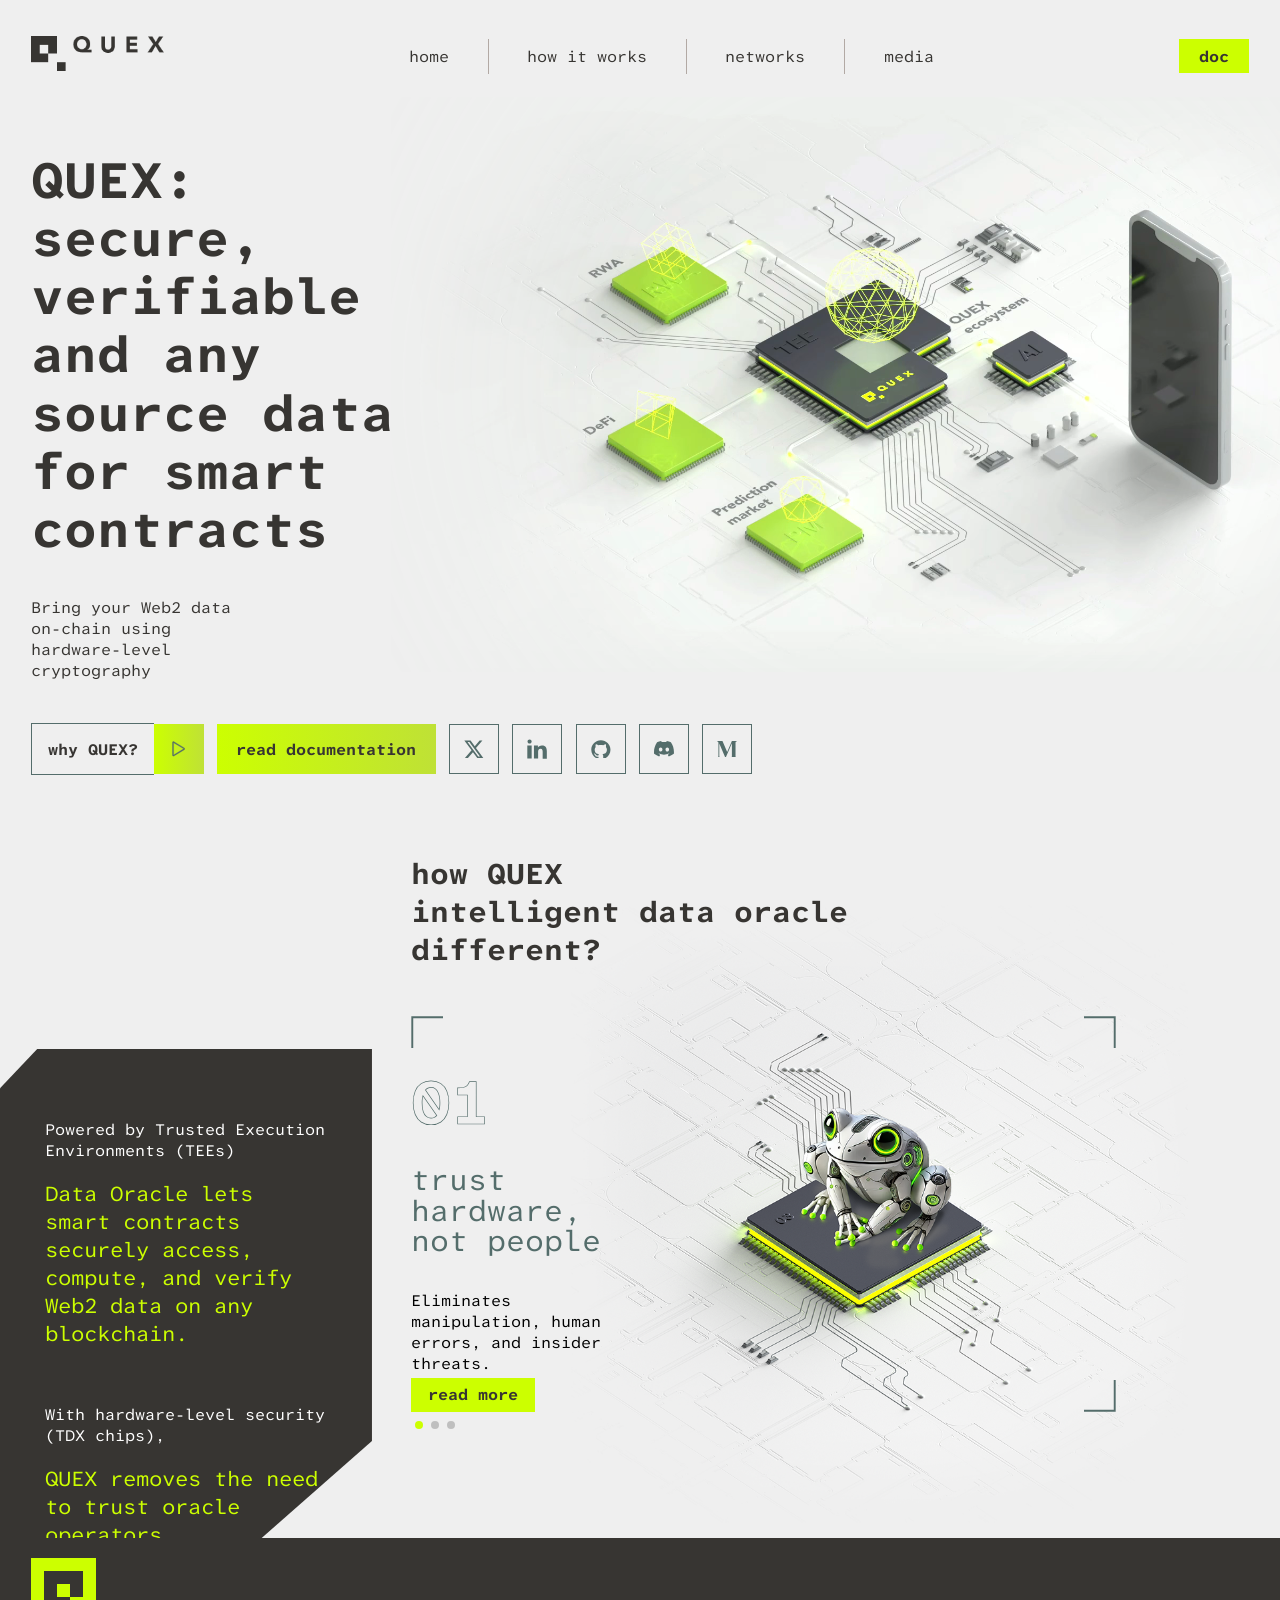
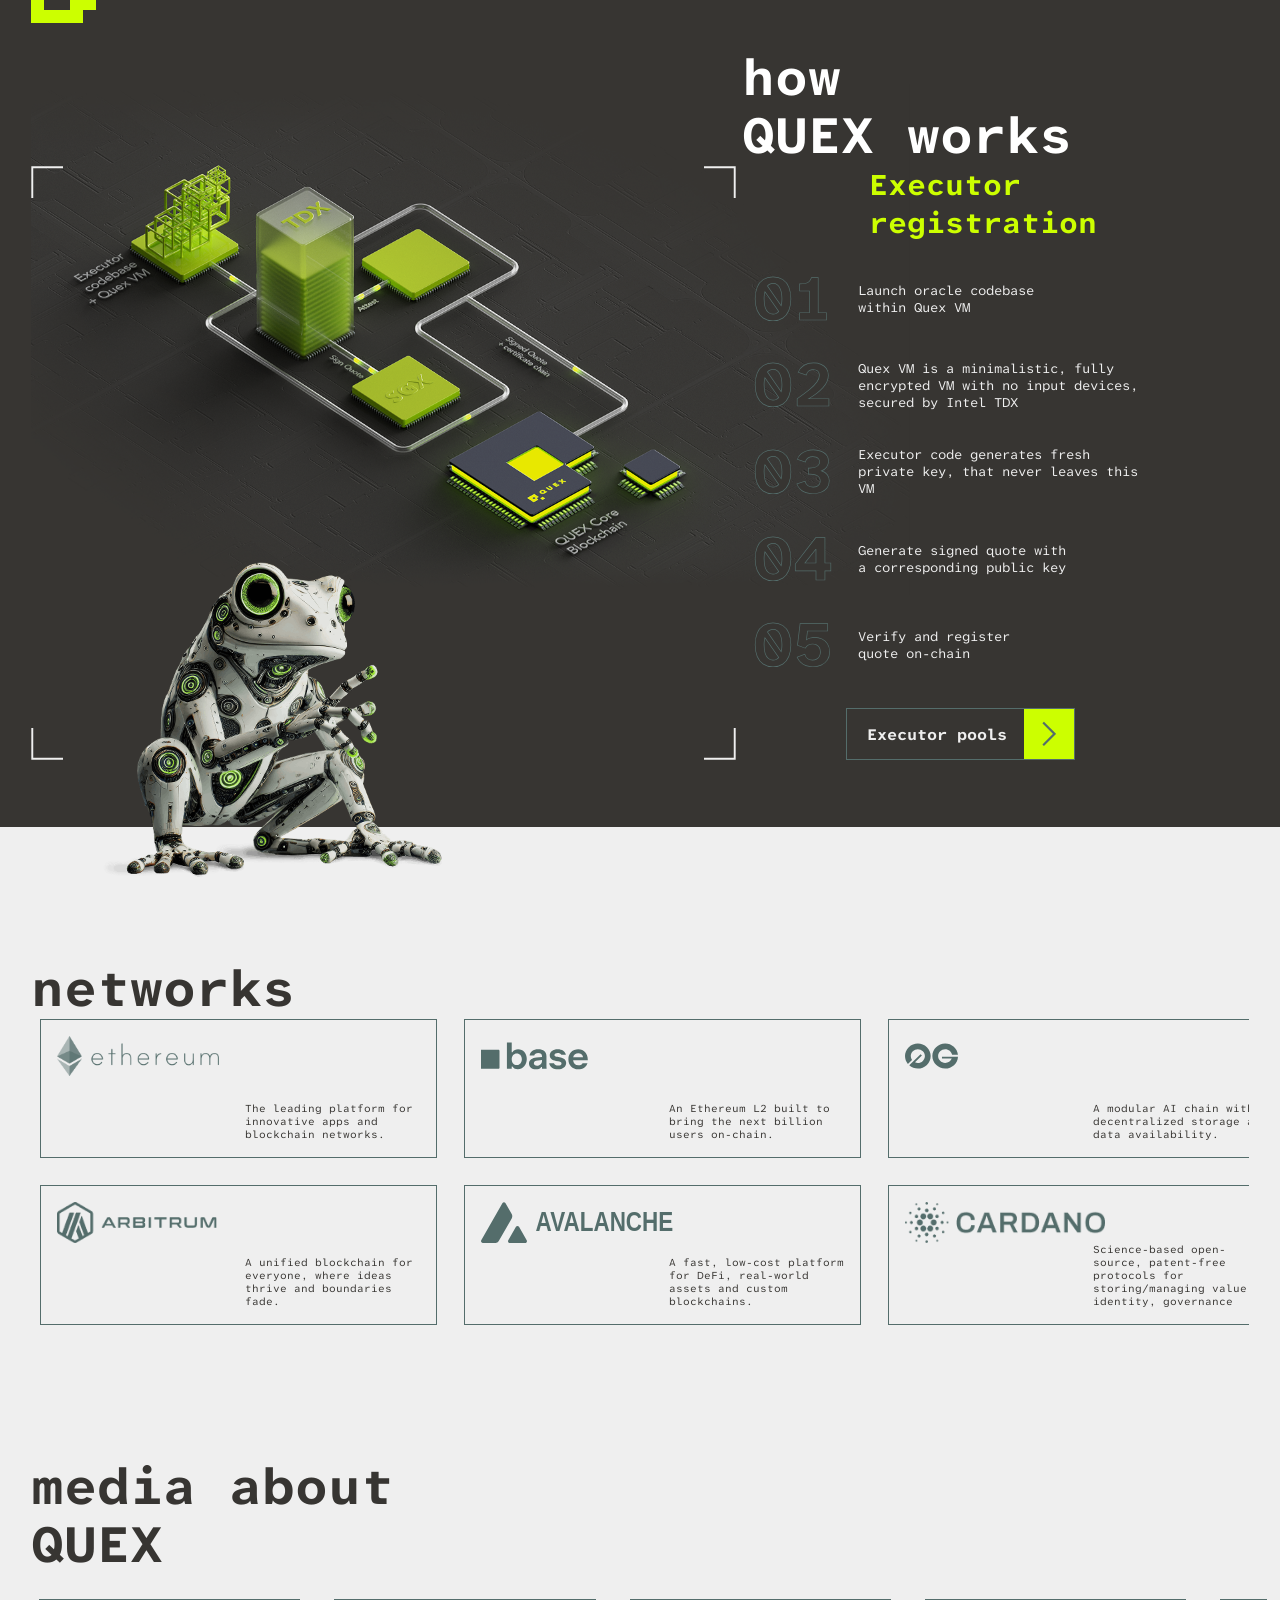
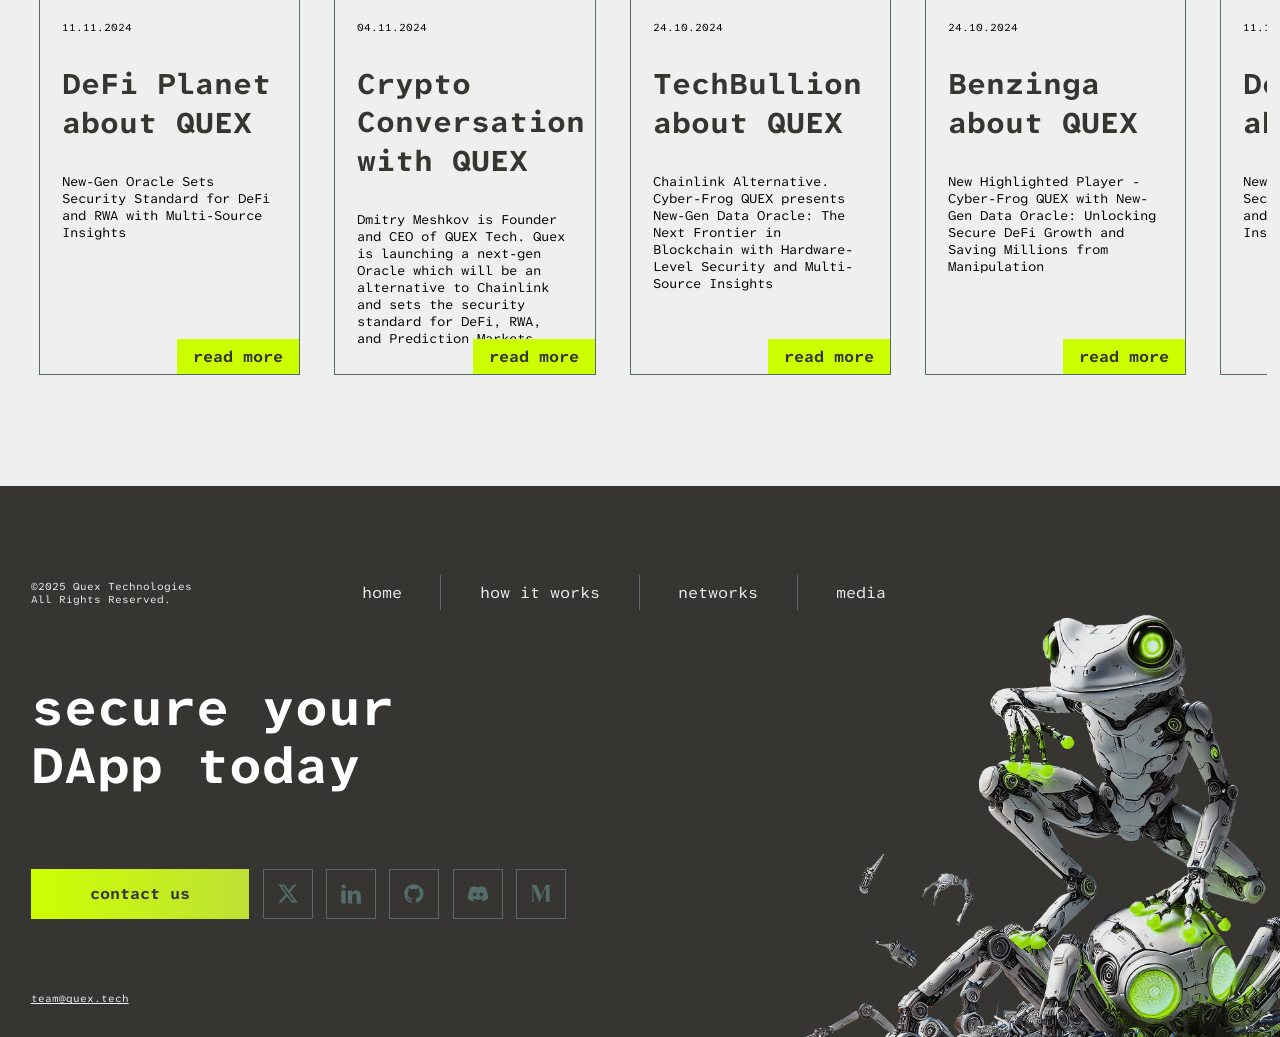
<file: index.html>
<!doctype html>
<html lang="en-US">
<head>
	<meta charset="UTF-8">
	<meta name="viewport" content="width=device-width, initial-scale=1">
	<title>Quex: verifiable data oracle for smart contracts</title>
<meta name="description" content="Bring your Web2 data on-chain with hardware-level cryptography: TEE-based oracles for DeFi, RWA and prediction markets.">
<link rel="canonical" href="https://quex.tech/">
<meta property="og:type" content="website">
<meta property="og:site_name" content="Quex">
<meta property="og:url" content="https://quex.tech/">
<meta property="og:title" content="QUEX: secure, verifiable and any source data for smart contracts">
<meta property="og:description" content="Bring your Web2 data on-chain with hardware-level cryptography: TEE-based oracles for DeFi, RWA and prediction markets.">
<meta property="og:image" content="https://quex.tech/assets/img/og.jpg">
<meta property="og:image:width" content="1200">
<meta property="og:image:height" content="630">
<meta name="twitter:card" content="summary_large_image">
<meta name="twitter:site" content="@quex_tech">
<meta name="google-site-verification" content="-bCYKvSRyJdQPMN346zjl9y3VCGZurX_02dAqcAaIfs">
<link rel="icon" href="assets/uploads/cropped-logo-32x32.png" sizes="32x32">
<link rel="icon" href="assets/uploads/cropped-logo-192x192.png" sizes="192x192">
<link rel="apple-touch-icon" href="assets/uploads/cropped-logo-180x180.png">
<link rel="stylesheet" href="assets/css/swiper-bundle.min.css">
<link rel="stylesheet" href="assets/css/fonts.css">
<link rel="stylesheet" href="assets/css/global.css">
<link rel="stylesheet" href="assets/css/main.css">
</head>

<body>
<div id="page" class="site">
	<a class="skip-link screen-reader-text" href="#primary">Skip to content</a>

	<header id="masthead header" class="site-header header">
    <div class="nav__adapt">
            <nav class="header__nav">
                <ul class="d-flex">
                    <li>
                        <a href="#">home</a>
                    </li>
                    <li>
                        <a href="#how_it_works">how it works</a>
                    </li>
                    <li>
                        <a href="#networks">networks</a>
                    </li>
                    <li>
                        <a href="#media">media</a>
                    </li>
                </ul>
            </nav>
        </div>
        <div class="container">
            <div class="header__box d-flex">
                <div class="logo">
                    <a href="#" class="logo__img default-logo"><img src="assets/img/logo_desk.png" alt="logo"></a>
                    <a href="#" class="logo__img scrolled-logo"><img src="assets/img/logo.png" alt="logo"></a>
                </div>
                <nav class="header__nav">
                    <ul class="d-flex">
                        <li>
                            <a href="#">home</a>
                        </li>
                        <li>
                            <a href="#how_it_works">how it works</a>
                        </li>
                        <li>
                            <a href="#networks">networks</a>
                        </li>
                        <li>
                            <a href="#media">media</a>
                        </li>
                    </ul>
                </nav>
                <div class="doc">
                    <a href="https://docs.quex.tech" target="_blank">doc</a>
                </div>
                <a href="#" class="burger">
                    <svg xmlns="http://www.w3.org/2000/svg" width="25" height="22" viewBox="0 0 25 22" fill="none">
                        <line y1="1" x2="25" y2="1" stroke="#373532" stroke-width="2"/>
                        <line y1="11" x2="25" y2="11" stroke="#373532" stroke-width="2"/>
                        <line y1="21" x2="25" y2="21" stroke="#373532" stroke-width="2"/>
                    </svg>
                </a>
            </div>
        </div>
    </header>
<!-- #masthead -->

    <section class="home">
        <div class="container">
            <div class="home-discr">
                <div class="home-discr__left">
                    <h1>QUEX: <span>secure, verifiable and any source data for smart contracts</span>                    </h1>
                    <p>Bring your Web2 data<br>on-chain using hardware-level<br>cryptography</p>
                </div>
                <div class="home__bg">
                    <video class="background-video" autoplay muted loop playsinline>
                        <source src="assets/video/quex_main.webm" type="video/webm">
                        Ваш браузер не поддерживает воспроизведение видео.
                    </video>
                </div>
            </div>
            <div class="home__buttons">
                <a href="#" class="home__why">
                    <p>
                        why QUEX?
                    </p>
                    <span>
                        <svg xmlns="http://www.w3.org/2000/svg" width="24" height="28" viewBox="0 0 24 28" fill="none">
                            <path
                                d="M22.3171 12.4376L22.315 12.4363L3.57423 1.14403C3.57394 1.14385 3.57366 1.14367 3.57337 1.1435C3.27164 0.958676 2.92402 0.86653 2.57151 0.879647C1.55814 0.882418 0.75 1.72803 0.75 2.75464V25.5034C0.75 26.5317 1.56037 27.3784 2.57651 27.3784C2.90522 27.3784 3.2278 27.2874 3.50993 27.1143C3.51036 27.114 3.51079 27.1137 3.51121 27.1135L22.3143 15.8215L22.3165 15.8202C22.8978 15.463 23.25 14.8198 23.25 14.1288C23.25 13.4383 22.8978 12.7951 22.3171 12.4376ZM21.1403 14.2093L2.8269 25.0646V3.1967L21.1403 14.2093ZM21.2843 14.2123C21.2843 14.2117 21.2843 14.2111 21.2843 14.2105C21.2843 14.2111 21.2843 14.2117 21.2843 14.2123Z"
                                fill="#546D6B" stroke="#546D6B" stroke-width="0.5" />
                        </svg>
                    </span>
                </a>
                <a href="https://docs.quex.tech" class="home__read" target="_blank">
                    read documentation
                </a>
                <a href="https://x.com/quex_tech" class="home__soc" target="_blank">
                    <svg xmlns="http://www.w3.org/2000/svg" width="31" height="29" viewBox="0 0 31 29" fill="none">
                        <path fill-rule="evenodd" clip-rule="evenodd"
                            d="M23.9375 0.628418H28.625L18.625 12.5365L30.5 28.6284H21.125L13.9375 18.9732L5.5 28.6284H0.8125L11.75 16.0767L0.5 0.628418H10.1875L16.75 9.63991L24.25 0.628418L23.9375 0.628418ZM22.375 25.7319H24.875L8.3125 3.20313H5.5L22.0625 25.7319H22.375Z"
                            fill="#546D6B" />
                    </svg>
                </a>
                <a href="https://www.linkedin.com/company/quextech" class="home__soc" target="_blank">
                    <svg xmlns="http://www.w3.org/2000/svg" width="32" height="32" viewBox="0 0 32 32" fill="none">
                        <path fill-rule="evenodd" clip-rule="evenodd"
                            d="M11.1373 10.3539H17.5196V13.697C18.4314 12.1774 20.5588 10.3539 23.902 10.3539C30.5882 10.3539 31.8039 14.6088 31.8039 20.0794V31.6284H25.1176V21.2951C25.1176 18.8637 25.1176 15.8245 21.7745 15.8245C18.4314 15.8245 17.8235 18.2559 17.8235 20.9912V31.3245H11.1373V10.3539ZM7.4902 3.97156C7.4902 5.79508 5.97059 7.31469 4.14706 7.31469C2.32353 7.31469 0.803922 5.79508 0.803922 3.97156C0.803922 2.14803 2.32353 0.628418 4.14706 0.628418C5.97059 0.628418 7.4902 2.14803 7.4902 3.97156ZM0.5 10.3539H7.4902V31.3245H0.5V10.3539Z"
                            fill="#546D6B" />
                    </svg>
                </a>
                <a href="https://github.com/quex-tech" class="home__soc" target="_blank">
                    <svg xmlns="http://www.w3.org/2000/svg" width="37" height="35" viewBox="0 0 37 35" fill="none">
                        <path fill-rule="evenodd" clip-rule="evenodd"
                            d="M18.1768 0.628418C8.41501 0.628418 0.5 8.54343 0.5 18.3053C0.5 26.2203 5.51284 32.8161 12.6363 34.9268C13.4278 35.1906 13.9555 34.6629 13.9555 34.1353C13.9555 33.6076 13.9555 32.2884 13.9555 30.9693C8.94267 32.0246 7.88734 28.8586 7.88734 28.8586C7.09584 26.7479 6.0405 26.2203 6.0405 26.2203C4.4575 25.1649 6.0405 25.1649 6.0405 25.1649C7.88734 25.1649 8.67884 27.0118 8.67884 27.0118C10.2618 29.6501 12.9002 28.8586 13.6917 28.5948C13.9555 27.5394 14.2193 26.7479 14.747 26.2203C10.7895 25.6926 6.83201 24.3734 6.83201 17.5138C6.83201 15.6669 7.62351 14.0839 8.67884 12.7648C8.41501 12.2371 7.88734 10.6541 8.94267 8.01576C8.94267 8.01576 10.5257 7.48809 13.6917 9.86259C15.0108 9.59876 16.5938 9.33493 18.1768 9.33493C19.7599 9.33493 21.079 9.59876 22.662 9.86259C26.0919 7.48809 27.411 8.01576 27.411 8.01576C28.4664 10.3903 27.6749 12.2371 27.6749 12.7648C28.7302 14.0839 29.5217 15.6669 29.5217 17.5138C29.5217 24.3734 25.3004 25.6926 21.3429 26.2203C21.8705 26.7479 22.662 27.8033 22.662 29.3863C22.662 31.7608 22.662 33.6076 22.662 34.1353C22.662 34.6629 22.9259 35.1906 23.9812 34.9268C31.1047 32.5523 36.1175 25.9564 36.1175 18.3053C36.1175 8.54343 28.2025 0.628418 18.4407 0.628418L18.1768 0.628418Z"
                            fill="#546D6B" />
                    </svg>
                </a>
                <a href="https://discord.gg/NsuE32xHvj" class="home__soc" target="_blank">
                    <svg xmlns="http://www.w3.org/2000/svg" width="40" height="31" viewBox="0 0 40 31" fill="none">
                        <path d="M33.8838 2.59322C31.2945 1.38176 28.526 0.501328 25.6315 0C25.276 0.642685 24.8607 1.50711 24.5744 2.19476C21.4975 1.73203 18.4489 1.73203 15.4286 2.19476C15.1423 1.50711 14.7176 0.642685 14.3589 0C11.4613 0.501328 8.68959 1.385 6.10032 2.59963C0.877738 10.4916 -0.538019 18.1876 0.169861 25.7743C3.63375 28.3611 6.99068 29.9325 10.291 30.9607C11.1058 29.8392 11.8326 28.6471 12.4586 27.3907C11.2663 26.9376 10.1242 26.3785 9.04512 25.7294C9.3314 25.5173 9.61143 25.2955 9.88197 25.0674C16.4637 28.1458 23.6148 28.1458 30.1179 25.0674C30.3916 25.2955 30.6716 25.5173 30.9547 25.7294C29.8725 26.3817 28.7273 26.9408 27.5349 27.3939C28.161 28.6471 28.8846 29.8425 29.7026 30.9639C33.0061 29.9356 36.3661 28.3643 39.83 25.7743C40.6606 16.9794 38.4111 9.3541 33.8838 2.59322ZM13.3553 21.1086C11.3795 21.1086 9.75925 19.2641 9.75925 17.018C9.75925 14.7718 11.3449 12.9242 13.3553 12.9242C15.3657 12.9242 16.9859 14.7686 16.9513 17.018C16.9545 19.2641 15.3657 21.1086 13.3553 21.1086ZM26.6446 21.1086C24.6688 21.1086 23.0485 19.2641 23.0485 17.018C23.0485 14.7718 24.6342 12.9242 26.6446 12.9242C28.6549 12.9242 30.2752 14.7686 30.2406 17.018C30.2406 19.2641 28.6549 21.1086 26.6446 21.1086Z" fill="#546D6B"/>
                    </svg>
                </a>
                <a href="https://quextech.medium.com" class="home__soc" target="_blank">
                    <svg width="37" height="31" viewBox="0 0 37 31" fill="none" xmlns="http://www.w3.org/2000/svg">
                        <path d="M36.954 0.363344L37 0.353329V0H27.5973L18.8666 20.3373L10.1359 0H0.00337259V0.353329L0.0488417 0.363344C1.76511 0.747276 2.63643 1.31984 2.63643 3.38472V27.5585C2.63643 29.6234 1.76175 30.196 0.0454763 30.5799L0 30.5899V30.9444H6.87461V30.591L6.82914 30.581C5.11287 30.1971 4.24155 29.6245 4.24155 27.5596V4.78691L15.4571 30.9444H16.0932L27.6355 4.05744V28.1567C27.4884 29.7876 26.6249 30.2911 25.0709 30.6389L25.0249 30.6495V31H37V30.6495L36.954 30.6389C35.3983 30.2911 34.514 29.7876 34.3669 28.1567L34.3591 3.38472H34.3669C34.3669 1.31984 35.2383 0.747276 36.954 0.363344Z" fill="#546D6B"/>
                    </svg>
                </a>
            </div>
        </div>
    </section>
    <a name="how_it_works"></a>
    <section class="how-works_1">
        <div class="container">
            <h2>
                 how <span>QUEX</span><br>intelligent data oracle <br>different?            </h2>
        </div>
        <div class="data__panel">
            <p>
                Powered by Trusted Execution Environments (TEEs)            </p>
            <span>
                Data Oracle lets smart contracts securely access, compute, and verify Web2 data on any blockchain.            </span>
            <p>
                With hardware-level security<br>(TDX chips),            </p>
            <span>
                QUEX removes the need<br>to trust oracle operators<br>or intermediaries.            </span>
        </div>
        <div class="container">
            <div class="data__wrapper">
                <div class="data__swiper">
                    <div class="swiper-wrapper">
                                            <div class="swiper-slide">
                            <div class="data__bord data__bord_left">
                                <svg xmlns="http://www.w3.org/2000/svg" width="50" height="50" viewBox="0 0 50 50"
                                    fill="none">
                                    <path d="M50 2H2V50" stroke="#546D6B" stroke-width="3" />
                                </svg>
                            </div>
                            <div class="data__bord data__bord_right">
                                <svg xmlns="http://www.w3.org/2000/svg" width="50" height="50" viewBox="0 0 50 50"
                                    fill="none">
                                    <path d="M48 50L48 2L-7.15256e-07 2" stroke="#546D6B" stroke-width="3" />
                                </svg>
                            </div>
                            <div class="data__bord data__bord_bot">
                                <svg xmlns="http://www.w3.org/2000/svg" width="50" height="50" viewBox="0 0 50 50"
                                    fill="none">
                                    <path d="M-7.15256e-07 48L48 48L48 -7.15256e-07" stroke="#546D6B"
                                        stroke-width="3" />
                                </svg>
                            </div>
                            <div class="data__text">
                                <span>
                                    01                                </span>
                                <h2>trust hardware, not people</h2>
                                <p>
                                    Eliminates manipulation, human errors, and insider threats.                                </p>
                                <a href="https://docs.quex.tech/developers/getting_started" target="_blank">
                                    read more
                                </a>
                            </div>
                            <div class="data__image">
                                <img src="assets/uploads/data.png" alt="">
                            </div>
                        </div>
                                                     <div class="swiper-slide">
                            <div class="data__bord data__bord_left">
                                <svg xmlns="http://www.w3.org/2000/svg" width="50" height="50" viewBox="0 0 50 50"
                                    fill="none">
                                    <path d="M50 2H2V50" stroke="#546D6B" stroke-width="3" />
                                </svg>
                            </div>
                            <div class="data__bord data__bord_right">
                                <svg xmlns="http://www.w3.org/2000/svg" width="50" height="50" viewBox="0 0 50 50"
                                    fill="none">
                                    <path d="M48 50L48 2L-7.15256e-07 2" stroke="#546D6B" stroke-width="3" />
                                </svg>
                            </div>
                            <div class="data__bord data__bord_bot">
                                <svg xmlns="http://www.w3.org/2000/svg" width="50" height="50" viewBox="0 0 50 50"
                                    fill="none">
                                    <path d="M-7.15256e-07 48L48 48L48 -7.15256e-07" stroke="#546D6B"
                                        stroke-width="3" />
                                </svg>
                            </div>
                            <div class="data__text">
                                <span>
                                    02                                </span>
                                <h2>hardware-<br>protected data</h2>
                                <p>
                                    TEE ensures tamper-proof, verifiable integrity.                                </p>
                                <a href="https://docs.quex.tech/developers/getting_started" target="_blank">
                                    read more
                                </a>
                            </div>
                            <div class="data__image">
                                <img src="assets/uploads/data2.png" alt="">
                            </div>
                        </div>
                                                     <div class="swiper-slide">
                            <div class="data__bord data__bord_left">
                                <svg xmlns="http://www.w3.org/2000/svg" width="50" height="50" viewBox="0 0 50 50"
                                    fill="none">
                                    <path d="M50 2H2V50" stroke="#546D6B" stroke-width="3" />
                                </svg>
                            </div>
                            <div class="data__bord data__bord_right">
                                <svg xmlns="http://www.w3.org/2000/svg" width="50" height="50" viewBox="0 0 50 50"
                                    fill="none">
                                    <path d="M48 50L48 2L-7.15256e-07 2" stroke="#546D6B" stroke-width="3" />
                                </svg>
                            </div>
                            <div class="data__bord data__bord_bot">
                                <svg xmlns="http://www.w3.org/2000/svg" width="50" height="50" viewBox="0 0 50 50"
                                    fill="none">
                                    <path d="M-7.15256e-07 48L48 48L48 -7.15256e-07" stroke="#546D6B"
                                        stroke-width="3" />
                                </svg>
                            </div>
                            <div class="data__text">
                                <span>
                                    03                                </span>
                                <h2>custom<br>data feeds</h2>
                                <p>
                                    ANY source you need                                </p>
                                <a href="https://docs.quex.tech/developers/getting_started" target="_blank">
                                    read more
                                </a>
                            </div>
                            <div class="data__image">
                                <img src="assets/uploads/data3.png" alt="">
                            </div>
                        </div>
                                                 </div>
                    
                </div>
                <div class="swiper-pagination"></div>
                                <div class="data__item">
                    <div class="data__bord data__bord_left">
                        <svg xmlns="http://www.w3.org/2000/svg" width="50" height="50" viewBox="0 0 50 50" fill="none">
                            <path d="M50 2H2V50" stroke="#546D6B" stroke-width="3" />
                        </svg>
                    </div>
                    <div class="data__bord data__bord_right">
                        <svg xmlns="http://www.w3.org/2000/svg" width="50" height="50" viewBox="0 0 50 50" fill="none">
                            <path d="M48 50L48 2L-7.15256e-07 2" stroke="#546D6B" stroke-width="3" />
                        </svg>
                    </div>
                    <div class="data__bord data__bord_bot">
                        <svg xmlns="http://www.w3.org/2000/svg" width="50" height="50" viewBox="0 0 50 50" fill="none">
                            <path d="M-7.15256e-07 48L48 48L48 -7.15256e-07" stroke="#546D6B" stroke-width="3" />
                        </svg>
                    </div>
                    <div class="data__text">
                                <span>
                                    01                                </span>
                                <h2>trust hardware, not people</h2>
                                <p>
                                    Eliminates manipulation, human errors, and insider threats.                                </p>
                                <a href="https://docs.quex.tech/developers/getting_started" target="_blank">
                                    read more
                                </a>
                            </div>
                            <div class="data__image">
                                <img src="assets/uploads/data.png" alt="">
                            </div>
                </div>
                                <div class="data__item">
                    <div class="data__bord data__bord_left">
                        <svg xmlns="http://www.w3.org/2000/svg" width="50" height="50" viewBox="0 0 50 50" fill="none">
                            <path d="M50 2H2V50" stroke="#546D6B" stroke-width="3" />
                        </svg>
                    </div>
                    <div class="data__bord data__bord_right">
                        <svg xmlns="http://www.w3.org/2000/svg" width="50" height="50" viewBox="0 0 50 50" fill="none">
                            <path d="M48 50L48 2L-7.15256e-07 2" stroke="#546D6B" stroke-width="3" />
                        </svg>
                    </div>
                    <div class="data__bord data__bord_bot">
                        <svg xmlns="http://www.w3.org/2000/svg" width="50" height="50" viewBox="0 0 50 50" fill="none">
                            <path d="M-7.15256e-07 48L48 48L48 -7.15256e-07" stroke="#546D6B" stroke-width="3" />
                        </svg>
                    </div>
                    <div class="data__text">
                                <span>
                                    02                                </span>
                                <h2>hardware-<br>protected data</h2>
                                <p>
                                    TEE ensures tamper-proof, verifiable integrity.                                </p>
                                <a href="https://docs.quex.tech/developers/getting_started" target="_blank">
                                    read more
                                </a>
                            </div>
                            <div class="data__image">
                                <img src="assets/uploads/data2.png" alt="">
                            </div>
                </div>
                                <div class="data__item">
                    <div class="data__bord data__bord_left">
                        <svg xmlns="http://www.w3.org/2000/svg" width="50" height="50" viewBox="0 0 50 50" fill="none">
                            <path d="M50 2H2V50" stroke="#546D6B" stroke-width="3" />
                        </svg>
                    </div>
                    <div class="data__bord data__bord_right">
                        <svg xmlns="http://www.w3.org/2000/svg" width="50" height="50" viewBox="0 0 50 50" fill="none">
                            <path d="M48 50L48 2L-7.15256e-07 2" stroke="#546D6B" stroke-width="3" />
                        </svg>
                    </div>
                    <div class="data__bord data__bord_bot">
                        <svg xmlns="http://www.w3.org/2000/svg" width="50" height="50" viewBox="0 0 50 50" fill="none">
                            <path d="M-7.15256e-07 48L48 48L48 -7.15256e-07" stroke="#546D6B" stroke-width="3" />
                        </svg>
                    </div>
                    <div class="data__text">
                                <span>
                                    03                                </span>
                                <h2>custom<br>data feeds</h2>
                                <p>
                                    ANY source you need                                </p>
                                <a href="https://docs.quex.tech/developers/getting_started" target="_blank">
                                    read more
                                </a>
                            </div>
                            <div class="data__image">
                                <img src="assets/uploads/data3.png" alt="">
                            </div>
                </div>
                    
            </div>
        </div>
    </section>
    <section class="how-works_2">
        <div class="how-works_2__wrapper">
        <div class="container">
            <img class="logo__img scrolled-logo"><img src="assets/img/logo.png" alt="logo" class="how__box">
            <h1>how <br>QUEX works</h1>
            <div class="registration__wrapper">
                <div class="registration__image">
                    <img src="assets/uploads/reg.png" alt="" class="active">
                    <img src="assets/uploads/reg2.png" alt="">
                    <div class="registration__lt">
                        <svg xmlns="http://www.w3.org/2000/svg" width="50" height="50" viewBox="0 0 50 50" fill="none">
                            <path d="M50 2H2V50" stroke="#EFEFEF" stroke-width="3" />
                        </svg>
                    </div>
                    <div class="registration__rt">
                        <svg xmlns="http://www.w3.org/2000/svg" width="50" height="50" viewBox="0 0 50 50" fill="none">
                            <path d="M48 50L48 2L-7.15256e-07 2" stroke="#EFEFEF" stroke-width="3" />
                        </svg>
                    </div>
                    <div class="registration__lb">
                        <svg xmlns="http://www.w3.org/2000/svg" width="50" height="50" viewBox="0 0 50 50" fill="none">
                            <path d="M2 -7.15256e-07L2 48L50 48" stroke="#EFEFEF" stroke-width="3" />
                        </svg>
                    </div>
                    <div class="registration__rb">
                        <svg xmlns="http://www.w3.org/2000/svg" width="50" height="50" viewBox="0 0 50 50" fill="none">
                            <path d="M-7.15256e-07 48L48 48L48 -7.15256e-07" stroke="#EFEFEF" stroke-width="3" />
                        </svg>
                    </div>
                </div>
                <div class="registration__text">
                    <div class="registration__slider__wrapper">
                        <div class="registration__slider registration__slider1 registration__slider1_active">
                            <h2>Executor registration</h2>
                            <ul>
                                                            <li>
                                    <h1>
                                        01                                    </h1>
                                    <p>
                                        Launch oracle codebase <br>within Quex VM                                    </p>
                                </li>
                                                                <li>
                                    <h1>
                                        02                                    </h1>
                                    <p>
                                        Quex VM is a minimalistic, fully 
                                    encrypted VM with no input devices, 
                                    secured by Intel TDX                                    </p>
                                </li>
                                                                <li>
                                    <h1>
                                        03                                    </h1>
                                    <p>
                                        Executor code generates fresh<br>private 
                                    key, that never leaves this VM                                    </p>
                                </li>
                                                                <li>
                                    <h1>
                                        04                                    </h1>
                                    <p>
                                        Generate signed quote with<br>
                                    a corresponding public key                                    </p>
                                </li>
                                                                <li>
                                    <h1>
                                        05                                    </h1>
                                    <p>
                                        Verify and register<br>
                                    quote on-chain                                    </p>
                                </li>
                                    
                            </ul>
                        </div>
                        <div class="registration__slider registration__slider2">
                            <h2>Executor pools</h2>
                            <ul>
                                                            <li>
                                    <h1>
                                        01                                    </h1>
                                    <p>
                                        Executors with the same codebase <br>
combine within pools                                    </p>
                                </li>
                                                                <li>
                                    <h1>
                                        02                                    </h1>
                                    <p>
                                        Dapps register their data flows<br>
and callbacks                                    </p>
                                </li>
                                                                <li>
                                    <h1>
                                        03                                    </h1>
                                    <p>
                                        Dapps makes requests <br>
to executor pools                                    </p>
                                </li>
                                                                <li>
                                    <h1>
                                        04                                    </h1>
                                    <p>
                                        Certified responses are transported <br>
on-chain and initiate the data flow                                    </p>
                                </li>
                                                                <li>
                                    <h1>
                                        05                                    </h1>
                                    <p>
                                        Reward is paid for the executor                                    </p>
                                </li>
                                    
                            </ul>
                        </div>
                    </div>
                    <a href="#" class="active">
                        <p>
                            Executor pools                        </p>
                        <span>
                            <svg xmlns="http://www.w3.org/2000/svg" width="20" height="35" viewBox="0 0 20 35"
                                fill="none">
                                <path d="M1.58844 33.1767L17.1768 17.5884L1.58844 2.00006" stroke="#546D6B"
                                    stroke-width="3" />
                            </svg>
                        </span>
                    </a>
                    <a href="#" class="reg">
                        <span>
                            <svg xmlns="http://www.w3.org/2000/svg" width="20" height="35" viewBox="0 0 20 35"
                                fill="none">
                                <path d="M1.58844 33.1767L17.1768 17.5884L1.58844 2.00006" stroke="#546D6B"
                                    stroke-width="3" />
                            </svg>
                        </span>
                        <p>
                            Executor registration                        </p>
                    </a>
                </div>
            </div>
        </div>
        </div>
        <img src="assets/img/frog.png" alt="" class="how__frog">
    </section>
    <a name="networks"></a>
    <section class="networks">
  <div class="container">
    <div class="networks__wrapper">
      <h1>networks</h1>
      <div class="networks-slider">
        <div class="networks-list">
                          <div class="networks-box">
                <div class="networks-box__top">
                  <img src="assets/uploads/ethereum-eth-logo-full-horizontal.png" alt="" />
                </div>
                <div class="networks-box__bottom d-flex">
                  <div class="networks__left">
                    <span></span>
                  </div>
                  <div class="networks__right">
                    The leading platform for innovative apps and blockchain networks.                  </div>
                </div>
              </div>
                                    <div class="networks-box">
                <div class="networks-box__top">
                  <img src="assets/uploads/Arbitrum2.png" alt="" />
                </div>
                <div class="networks-box__bottom d-flex">
                  <div class="networks__left">
                    <span></span>
                  </div>
                  <div class="networks__right">
                    A unified blockchain for everyone, where ideas thrive and boundaries fade.                  </div>
                </div>
              </div>
              <div class="networks-box">
                <div class="networks-box__top">
                  <img src="assets/uploads/base.svg" alt="" />
                </div>
                <div class="networks-box__bottom d-flex">
                  <div class="networks__left">
                    <span></span>
                  </div>
                  <div class="networks__right">
                    An Ethereum L2 built to bring the next billion users on-chain.
                  </div>
                </div>
              </div>
              <div class="networks-box">
                <div class="networks-box__top">
                  <img src="assets/uploads/avalanche.svg" alt="" />
                </div>
                <div class="networks-box__bottom d-flex">
                  <div class="networks__left">
                    <span></span>
                  </div>
                  <div class="networks__right">
                    A fast, low-cost platform for DeFi, real-world assets and custom blockchains.
                  </div>
                </div>
              </div>
              <div class="networks-box">
                <div class="networks-box__top">
                  <img src="assets/uploads/0g.svg" alt="" />
                </div>
                <div class="networks-box__bottom d-flex">
                  <div class="networks__left">
                    <span></span>
                  </div>
                  <div class="networks__right">
                    A modular AI chain with decentralized storage and data availability.
                  </div>
                </div>
              </div>
                          <div class="networks-box">
                <div class="networks-box__top">
                  <img src="assets/uploads/cardano-ada-logo1-1.png" alt="" />
                </div>
                <div class="networks-box__bottom d-flex">
                  <div class="networks__left">
                    <span></span>
                  </div>
                  <div class="networks__right">
                    Science-based open-source, patent-free protocols for storing/managing value, identity, governance                  </div>
                </div>
              </div>
                              </div>
      </div>
    </div>
  </div>
</section>
<a name="media"></a>
    <section class="media">
        <div class="container">
            <h1>media about <br>QUEX</h1>
        </div>
        <div class="media__swiper grab__swiper">
                                                <div class="swiper-slide">
                        <span>11.11.2024</span>
                        <h2>
                            DeFi Planet  about <span>QUEX</span>                        </h2>
                        <p>
                            New-Gen Oracle Sets Security 
Standard for DeFi and RWA with 
Multi-Source Insights                        </p>
                        <a href="https://defi-planet.com/2024/11/new-gen-oracle-sets-security-standard-for-defi-and-rwa-with-multi-source-insights/" target="_blank">
                            read more
                        </a>
                    </div>
                                    <div class="swiper-slide">
                        <span>04.11.2024</span>
                        <h2>
                            Crypto  Conversation  with <span>QUEX</span>                        </h2>
                        <p>
                            Dmitry Meshkov is Founder and CEO of QUEX Tech. Quex is launching a next-gen Oracle which will be an alternative to Chainlink and sets the security standard for DeFi, RWA, and Prediction Markets                        </p>
                        <a href="https://bravenewcoin.com/insights/quex-intelligent-data-oracles" target="_blank">
                            read more
                        </a>
                    </div>
                                    <div class="swiper-slide">
                        <span>24.10.2024</span>
                        <h2>
                            TechBullion  about <span>QUEX</span>                        </h2>
                        <p>
                            Chainlink Alternative. Cyber-Frog QUEX presents New-Gen Data Oracle: The Next Frontier in Blockchain with Hardware-Level Security and Multi-Source Insights                        </p>
                        <a href="https://techbullion.com/chainlink-alternative-cyber-frog-quex-presents-new-gen-data-oracle-the-next-frontier-in-blockchain-with-hardware-level-security-and-multi-source-insights/" target="_blank">
                            read more
                        </a>
                    </div>
                                    <div class="swiper-slide">
                        <span>24.10.2024</span>
                        <h2>
                            Benzinga  about <span>QUEX</span>                        </h2>
                        <p>
                            New Highlighted Player - Cyber-Frog QUEX with New-Gen Data Oracle: Unlocking Secure DeFi Growth and Saving Millions from Manipulation                        </p>
                        <a href="https://www.benzinga.com/content/41509303/new-highlighted-player-cyber-frog-quex-with-new-gen-data-oracle-unlocking-secure-defi-growth-and-sav" target="_blank">
                            read more
                        </a>
                    </div>
                                    <div class="swiper-slide">
                        <span>11.11.2024</span>
                        <h2>
                            DeFi Planet  about <span>QUEX</span>                        </h2>
                        <p>
                            New-Gen Oracle Sets Security 
Standard for DeFi and RWA with 
Multi-Source Insights                        </p>
                        <a href="https://defi-planet.com/2024/11/new-gen-oracle-sets-security-standard-for-defi-and-rwa-with-multi-source-insights/" target="_blank">
                            read more
                        </a>
                    </div>
                                    <div class="swiper-slide">
                        <span>04.11.2024</span>
                        <h2>
                            Crypto  Conversation  with <span>QUEX</span>                        </h2>
                        <p>
                            Dmitry Meshkov is Founder and CEO of QUEX Tech. Quex is launching a next-gen Oracle which will be an alternative to Chainlink and sets the security standard for DeFi, RWA, and Prediction Markets                        </p>
                        <a href="https://bravenewcoin.com/insights/quex-intelligent-data-oracles" target="_blank">
                            read more
                        </a>
                    </div>
                                    <div class="swiper-slide">
                        <span>24.10.2024</span>
                        <h2>
                            TechBullion  about <span>QUEX</span>                        </h2>
                        <p>
                            Chainlink Alternative. Cyber-Frog QUEX presents New-Gen Data Oracle: The Next Frontier in Blockchain with Hardware-Level Security and Multi-Source Insights                        </p>
                        <a href="https://techbullion.com/chainlink-alternative-cyber-frog-quex-presents-new-gen-data-oracle-the-next-frontier-in-blockchain-with-hardware-level-security-and-multi-source-insights/" target="_blank">
                            read more
                        </a>
                    </div>
                                    <div class="swiper-slide">
                        <span>24.10.2024</span>
                        <h2>
                            Benzinga  about <span>QUEX</span>                        </h2>
                        <p>
                            New Highlighted Player - Cyber-Frog QUEX with New-Gen Data Oracle: Unlocking Secure DeFi Growth and Saving Millions from Manipulation                        </p>
                        <a href="https://www.benzinga.com/content/41509303/new-highlighted-player-cyber-frog-quex-with-new-gen-data-oracle-unlocking-secure-defi-growth-and-sav" target="_blank">
                            read more
                        </a>
                    </div>
                                        </div>
    </section>
    
<footer id="colophon" class="site-footer footer">
        <div class="container">
            <div class="header__box d-flex">
                <p>©2025 Quex Technologies<br>All Rights Reserved.</p>
                <nav class="header__nav">
                    <ul class="d-flex">
                        <li>
                            <a href="#">home</a>
                        </li>
                        <li>
                            <a href="#how_it_works">how it works</a>
                        </li>
                        <li>
                            <a href="#networks">networks</a>
                        </li>
                        <li>
                            <a href="#media">media</a>
                        </li>
                    </ul>
                </nav>
            </div>
            <h1>
            secure your<br>DApp today            </h1>
            <div class="home__buttons">
                <a href="https://linktr.ee/quex_tech_main" class="home__read">
                    contact us
                </a>
                <a href="https://x.com/quex_tech" class="home__soc" target="_blank">
                    <svg xmlns="http://www.w3.org/2000/svg" width="31" height="29" viewBox="0 0 31 29" fill="none">
                        <path fill-rule="evenodd" clip-rule="evenodd"
                            d="M23.9375 0.628418H28.625L18.625 12.5365L30.5 28.6284H21.125L13.9375 18.9732L5.5 28.6284H0.8125L11.75 16.0767L0.5 0.628418H10.1875L16.75 9.63991L24.25 0.628418L23.9375 0.628418ZM22.375 25.7319H24.875L8.3125 3.20313H5.5L22.0625 25.7319H22.375Z"
                            fill="#546D6B" />
                    </svg>
                </a>
                <a href="https://www.linkedin.com/company/quextech" class="home__soc" target="_blank">
                    <svg xmlns="http://www.w3.org/2000/svg" width="32" height="32" viewBox="0 0 32 32" fill="none">
                        <path fill-rule="evenodd" clip-rule="evenodd"
                            d="M11.1373 10.3539H17.5196V13.697C18.4314 12.1774 20.5588 10.3539 23.902 10.3539C30.5882 10.3539 31.8039 14.6088 31.8039 20.0794V31.6284H25.1176V21.2951C25.1176 18.8637 25.1176 15.8245 21.7745 15.8245C18.4314 15.8245 17.8235 18.2559 17.8235 20.9912V31.3245H11.1373V10.3539ZM7.4902 3.97156C7.4902 5.79508 5.97059 7.31469 4.14706 7.31469C2.32353 7.31469 0.803922 5.79508 0.803922 3.97156C0.803922 2.14803 2.32353 0.628418 4.14706 0.628418C5.97059 0.628418 7.4902 2.14803 7.4902 3.97156ZM0.5 10.3539H7.4902V31.3245H0.5V10.3539Z"
                            fill="#546D6B" />
                    </svg>
                </a>
                <a href="https://github.com/quex-tech" class="home__soc" target="_blank">
                    <svg xmlns="http://www.w3.org/2000/svg" width="37" height="35" viewBox="0 0 37 35" fill="none">
                        <path fill-rule="evenodd" clip-rule="evenodd"
                            d="M18.1768 0.628418C8.41501 0.628418 0.5 8.54343 0.5 18.3053C0.5 26.2203 5.51284 32.8161 12.6363 34.9268C13.4278 35.1906 13.9555 34.6629 13.9555 34.1353C13.9555 33.6076 13.9555 32.2884 13.9555 30.9693C8.94267 32.0246 7.88734 28.8586 7.88734 28.8586C7.09584 26.7479 6.0405 26.2203 6.0405 26.2203C4.4575 25.1649 6.0405 25.1649 6.0405 25.1649C7.88734 25.1649 8.67884 27.0118 8.67884 27.0118C10.2618 29.6501 12.9002 28.8586 13.6917 28.5948C13.9555 27.5394 14.2193 26.7479 14.747 26.2203C10.7895 25.6926 6.83201 24.3734 6.83201 17.5138C6.83201 15.6669 7.62351 14.0839 8.67884 12.7648C8.41501 12.2371 7.88734 10.6541 8.94267 8.01576C8.94267 8.01576 10.5257 7.48809 13.6917 9.86259C15.0108 9.59876 16.5938 9.33493 18.1768 9.33493C19.7599 9.33493 21.079 9.59876 22.662 9.86259C26.0919 7.48809 27.411 8.01576 27.411 8.01576C28.4664 10.3903 27.6749 12.2371 27.6749 12.7648C28.7302 14.0839 29.5217 15.6669 29.5217 17.5138C29.5217 24.3734 25.3004 25.6926 21.3429 26.2203C21.8705 26.7479 22.662 27.8033 22.662 29.3863C22.662 31.7608 22.662 33.6076 22.662 34.1353C22.662 34.6629 22.9259 35.1906 23.9812 34.9268C31.1047 32.5523 36.1175 25.9564 36.1175 18.3053C36.1175 8.54343 28.2025 0.628418 18.4407 0.628418L18.1768 0.628418Z"
                            fill="#546D6B" />
                    </svg>
                </a>
                <a href="https://discord.gg/NsuE32xHvj" class="home__soc" target="_blank">
                    <svg xmlns="http://www.w3.org/2000/svg" width="40" height="31" viewBox="0 0 40 31" fill="none">
                        <path d="M33.8838 2.59322C31.2945 1.38176 28.526 0.501328 25.6315 0C25.276 0.642685 24.8607 1.50711 24.5744 2.19476C21.4975 1.73203 18.4489 1.73203 15.4286 2.19476C15.1423 1.50711 14.7176 0.642685 14.3589 0C11.4613 0.501328 8.68959 1.385 6.10032 2.59963C0.877738 10.4916 -0.538019 18.1876 0.169861 25.7743C3.63375 28.3611 6.99068 29.9325 10.291 30.9607C11.1058 29.8392 11.8326 28.6471 12.4586 27.3907C11.2663 26.9376 10.1242 26.3785 9.04512 25.7294C9.3314 25.5173 9.61143 25.2955 9.88197 25.0674C16.4637 28.1458 23.6148 28.1458 30.1179 25.0674C30.3916 25.2955 30.6716 25.5173 30.9547 25.7294C29.8725 26.3817 28.7273 26.9408 27.5349 27.3939C28.161 28.6471 28.8846 29.8425 29.7026 30.9639C33.0061 29.9356 36.3661 28.3643 39.83 25.7743C40.6606 16.9794 38.4111 9.3541 33.8838 2.59322ZM13.3553 21.1086C11.3795 21.1086 9.75925 19.2641 9.75925 17.018C9.75925 14.7718 11.3449 12.9242 13.3553 12.9242C15.3657 12.9242 16.9859 14.7686 16.9513 17.018C16.9545 19.2641 15.3657 21.1086 13.3553 21.1086ZM26.6446 21.1086C24.6688 21.1086 23.0485 19.2641 23.0485 17.018C23.0485 14.7718 24.6342 12.9242 26.6446 12.9242C28.6549 12.9242 30.2752 14.7686 30.2406 17.018C30.2406 19.2641 28.6549 21.1086 26.6446 21.1086Z" fill="#546D6B"/>
                    </svg>
                </a>
                <a href="https://quextech.medium.com" class="home__soc" target="_blank">
                    <svg width="37" height="31" viewBox="0 0 37 31" fill="none" xmlns="http://www.w3.org/2000/svg">
                        <path d="M36.954 0.363344L37 0.353329V0H27.5973L18.8666 20.3373L10.1359 0H0.00337259V0.353329L0.0488417 0.363344C1.76511 0.747276 2.63643 1.31984 2.63643 3.38472V27.5585C2.63643 29.6234 1.76175 30.196 0.0454763 30.5799L0 30.5899V30.9444H6.87461V30.591L6.82914 30.581C5.11287 30.1971 4.24155 29.6245 4.24155 27.5596V4.78691L15.4571 30.9444H16.0932L27.6355 4.05744V28.1567C27.4884 29.7876 26.6249 30.2911 25.0709 30.6389L25.0249 30.6495V31H37V30.6495L36.954 30.6389C35.3983 30.2911 34.514 29.7876 34.3669 28.1567L34.3591 3.38472H34.3669C34.3669 1.31984 35.2383 0.747276 36.954 0.363344Z" fill="#546D6B"/>
                    </svg>
                </a>
            </div>
            <a href="mailto:team@quex.tech" class="footer__mail">team@quex.tech</a>
            <img src="assets/img/footer_frog.png" alt="" class="footer_frog">
        </div>
    </footer>
</div><!-- #page -->
<script src="assets/js/swiper-bundle.min.js" defer></script>
<script src="assets/js/main.js" defer></script>
</body>
</html>
</file>
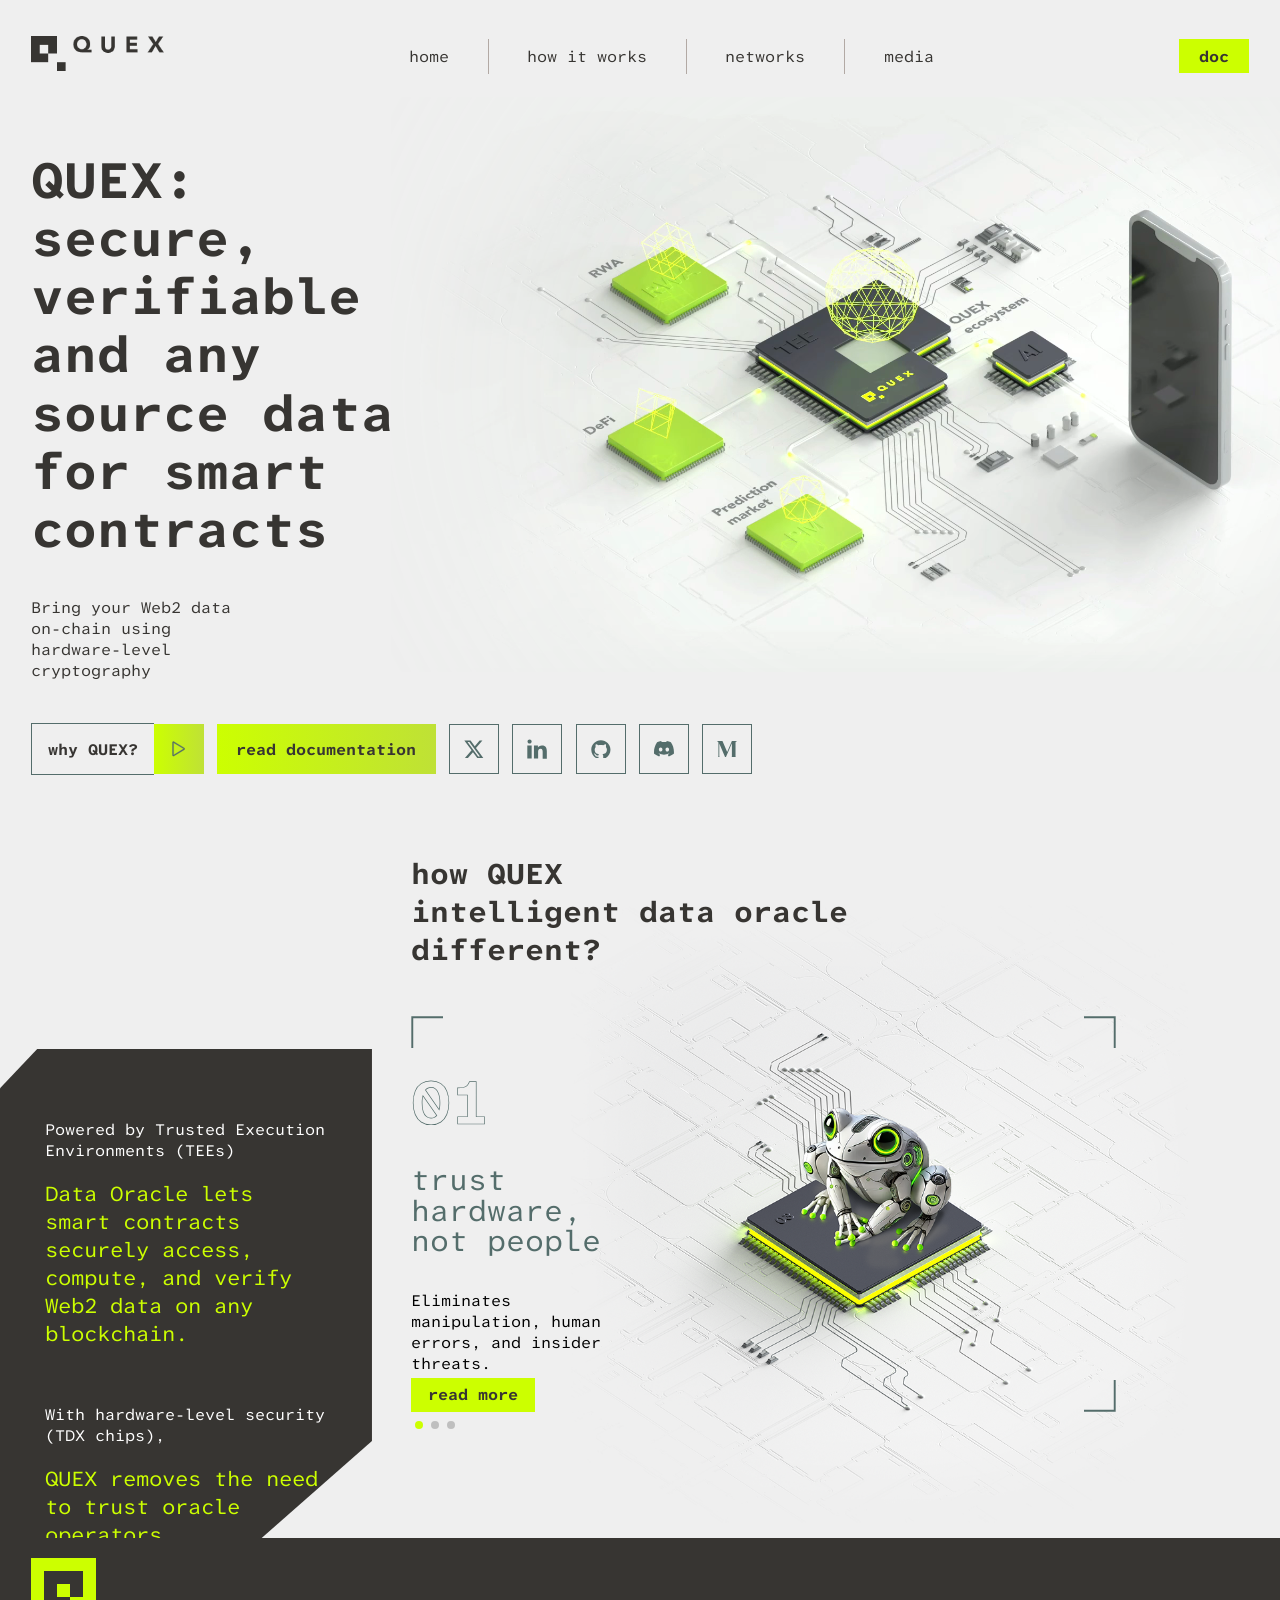
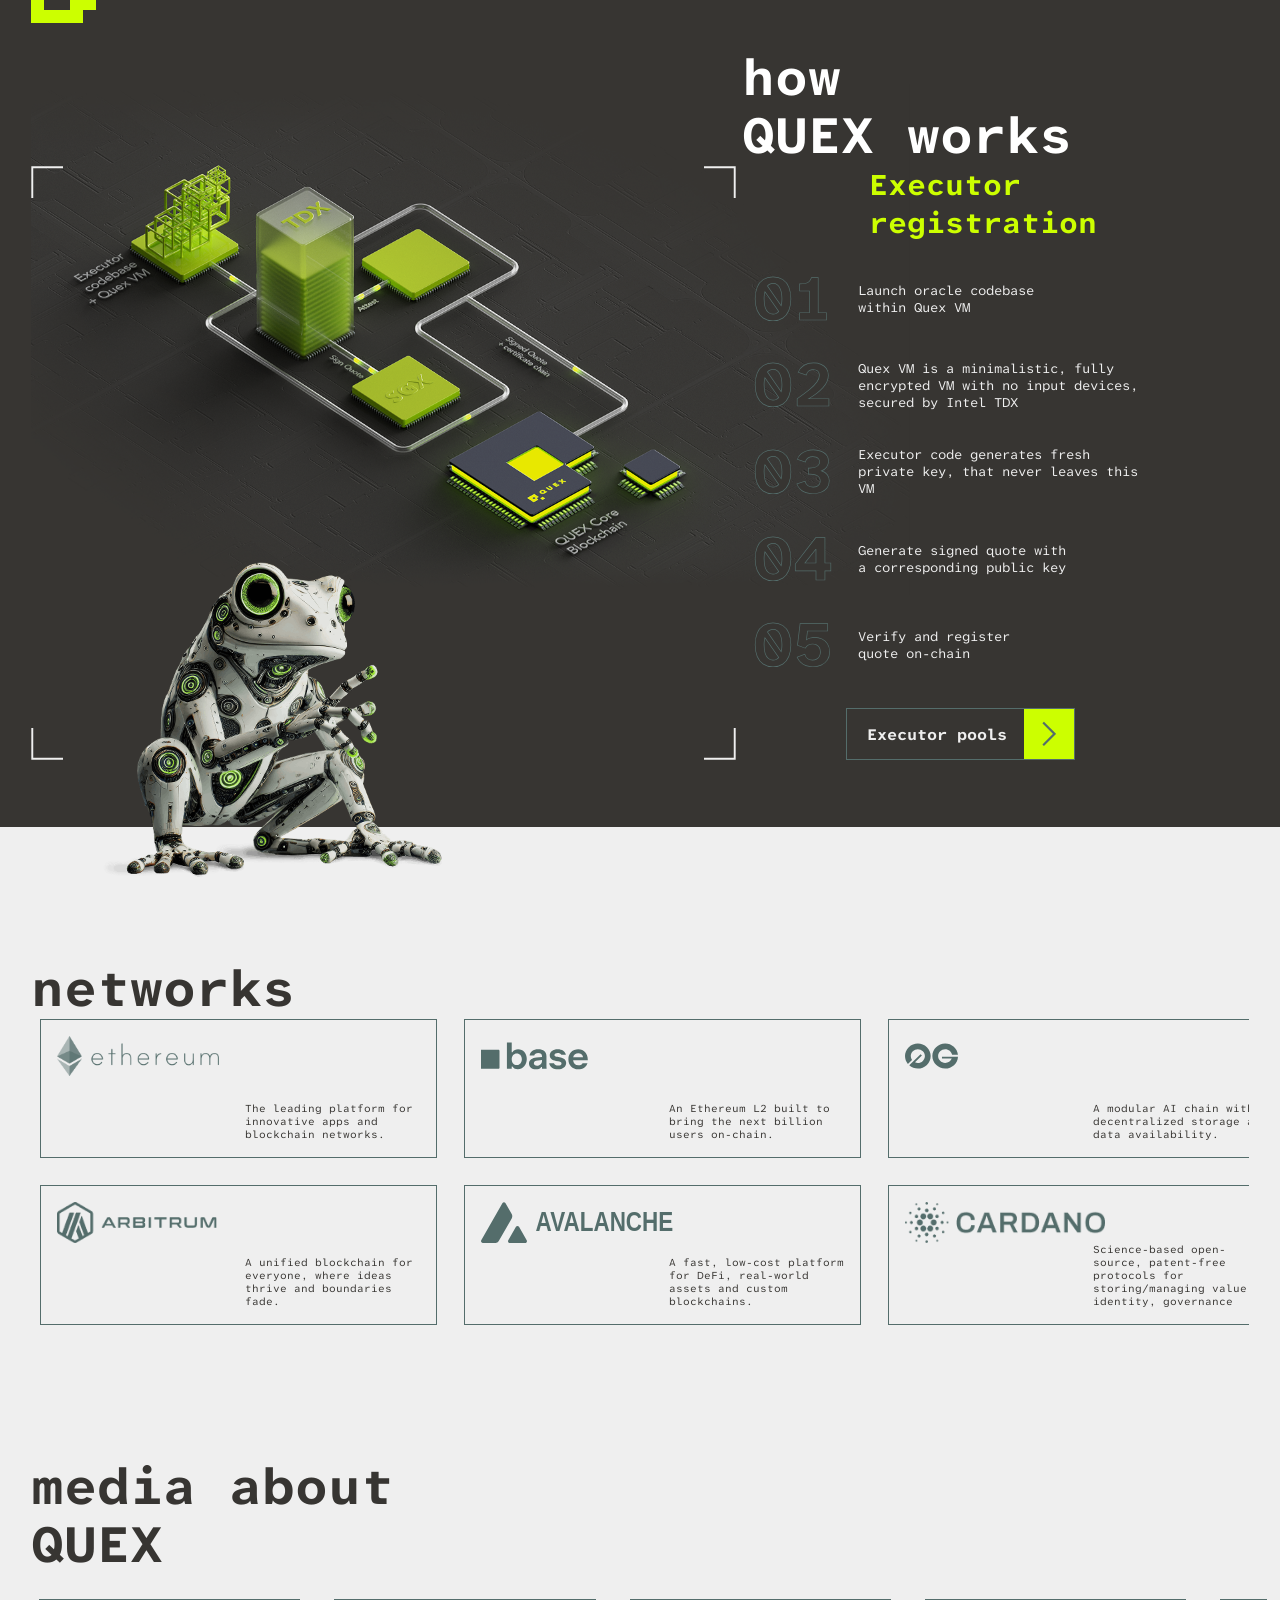
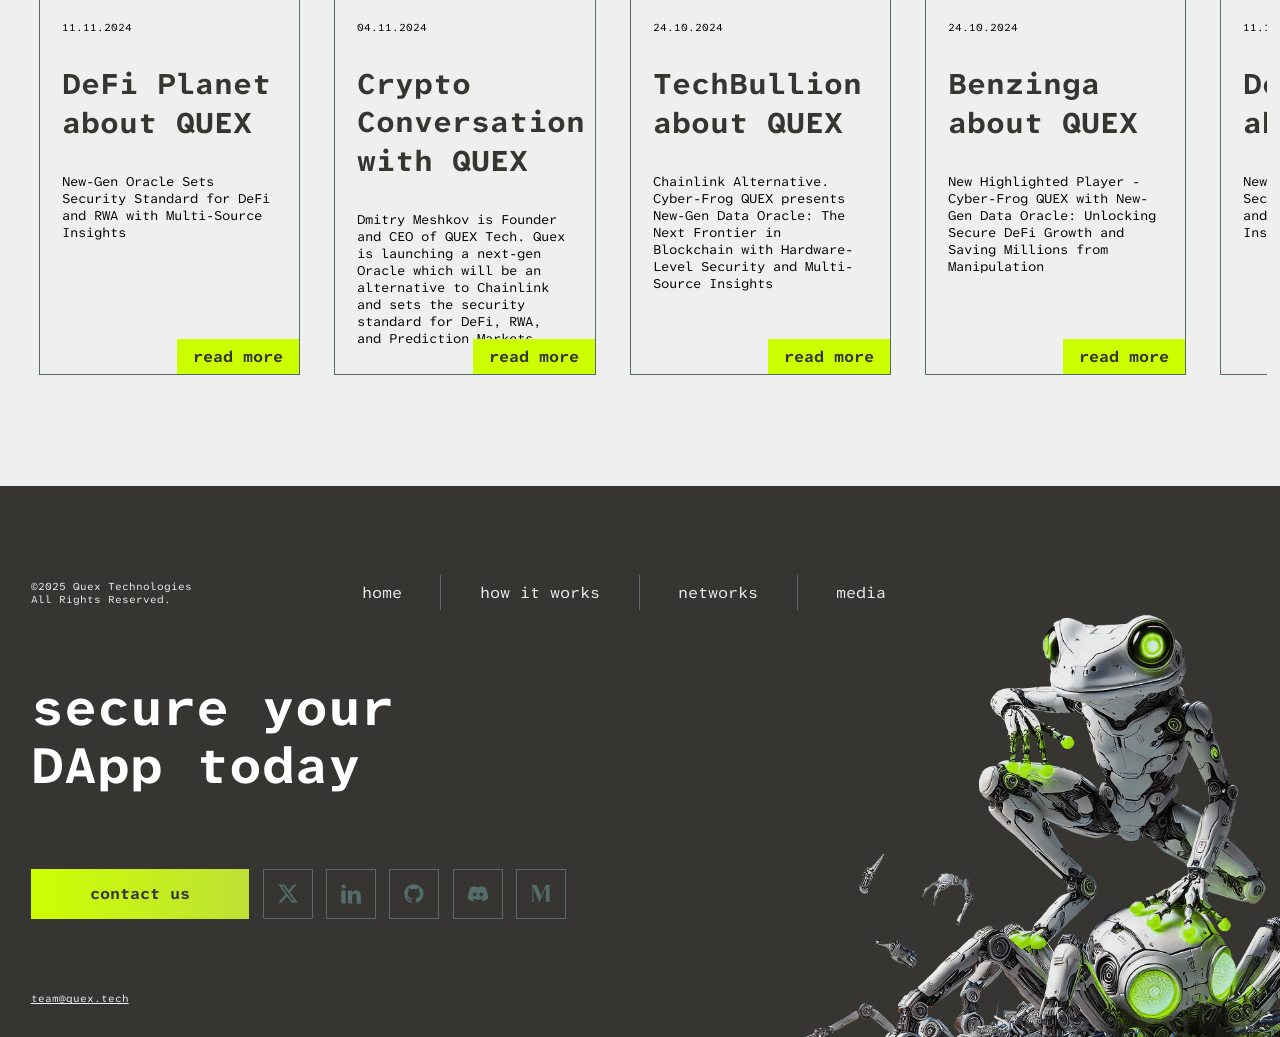
<file: home/index.html>
<!doctype html>
<html lang="en">
<head>
<meta charset="UTF-8">
<title>Quex</title>
<link rel="canonical" href="https://quex.tech/">
<meta name="robots" content="noindex">
<meta http-equiv="refresh" content="0; url=/">
<script>location.replace('/' + location.hash)</script>
</head>
<body><a href="/">quex.tech</a></body>
</html>
</file>
<file: assets/css/fonts.css>
/* All fonts are SIL OFL 1.1, licenses next to the files. 'Avenir' names are kept for main.css and map to Nunito Sans. */

@font-face {
    font-family: "Inter";
    font-style: normal;
    font-weight: 400;
    src: local("Inter"), url('../fonts/Inter/static/Inter-Regular.ttf') format("truetype");
    font-display: fallback;
}

@font-face {
    font-family: 'Atkinson Hyperlegible Mono';
    src: url('../fonts/atkinson-mono/latin-400.woff2') format('woff2');
    font-weight: 400;
    font-style: normal;
    font-display: swap;
    unicode-range: U+0000-00FF,U+0131,U+0152-0153,U+02BB-02BC,U+02C6,U+02DA,U+02DC,U+0304,U+0308,U+0329,U+2000-206F,U+20AC,U+2122,U+2191,U+2193,U+2212,U+2215,U+FEFF,U+FFFD;
}
@font-face {
    font-family: 'Atkinson Hyperlegible Mono';
    src: url('../fonts/atkinson-mono/latin-ext-400.woff2') format('woff2');
    font-weight: 400;
    font-style: normal;
    font-display: swap;
    unicode-range: U+0100-02BA,U+02BD-02C5,U+02C7-02CC,U+02CE-02D7,U+02DD-02FF,U+0304,U+0308,U+0329,U+1D00-1DBF,U+1E00-1E9F,U+1EF2-1EFF,U+2020,U+20A0-20AB,U+20AD-20C0,U+2113,U+2C60-2C7F,U+A720-A7FF;
}

@font-face {
    font-family: 'Atkinson Hyperlegible Mono';
    src: url('../fonts/atkinson-mono/latin-700.woff2') format('woff2');
    font-weight: 700;
    font-style: normal;
    font-display: swap;
    unicode-range: U+0000-00FF,U+0131,U+0152-0153,U+02BB-02BC,U+02C6,U+02DA,U+02DC,U+0304,U+0308,U+0329,U+2000-206F,U+20AC,U+2122,U+2191,U+2193,U+2212,U+2215,U+FEFF,U+FFFD;
}
@font-face {
    font-family: 'Atkinson Hyperlegible Mono';
    src: url('../fonts/atkinson-mono/latin-ext-700.woff2') format('woff2');
    font-weight: 700;
    font-style: normal;
    font-display: swap;
    unicode-range: U+0100-02BA,U+02BD-02C5,U+02C7-02CC,U+02CE-02D7,U+02DD-02FF,U+0304,U+0308,U+0329,U+1D00-1DBF,U+1E00-1E9F,U+1EF2-1EFF,U+2020,U+20A0-20AB,U+20AD-20C0,U+2113,U+2C60-2C7F,U+A720-A7FF;
}

@font-face {
    font-family: 'Avenir';
    src: url('../fonts/nunito-sans/latin-400.woff2') format('woff2');
    font-weight: 400;
    font-style: normal;
    font-display: swap;
    unicode-range: U+0000-00FF,U+0131,U+0152-0153,U+02BB-02BC,U+02C6,U+02DA,U+02DC,U+0304,U+0308,U+0329,U+2000-206F,U+20AC,U+2122,U+2191,U+2193,U+2212,U+2215,U+FEFF,U+FFFD;
}
@font-face {
    font-family: 'Avenir';
    src: url('../fonts/nunito-sans/latin-ext-400.woff2') format('woff2');
    font-weight: 400;
    font-style: normal;
    font-display: swap;
    unicode-range: U+0100-02BA,U+02BD-02C5,U+02C7-02CC,U+02CE-02D7,U+02DD-02FF,U+0304,U+0308,U+0329,U+1D00-1DBF,U+1E00-1E9F,U+1EF2-1EFF,U+2020,U+20A0-20AB,U+20AD-20C0,U+2113,U+2C60-2C7F,U+A720-A7FF;
}

@font-face {
    font-family: 'Avenir';
    src: url('../fonts/nunito-sans/latin-900.woff2') format('woff2');
    font-weight: 600;
    font-style: normal;
    font-display: swap;
    unicode-range: U+0000-00FF,U+0131,U+0152-0153,U+02BB-02BC,U+02C6,U+02DA,U+02DC,U+0304,U+0308,U+0329,U+2000-206F,U+20AC,U+2122,U+2191,U+2193,U+2212,U+2215,U+FEFF,U+FFFD;
}
@font-face {
    font-family: 'Avenir';
    src: url('../fonts/nunito-sans/latin-ext-900.woff2') format('woff2');
    font-weight: 600;
    font-style: normal;
    font-display: swap;
    unicode-range: U+0100-02BA,U+02BD-02C5,U+02C7-02CC,U+02CE-02D7,U+02DD-02FF,U+0304,U+0308,U+0329,U+1D00-1DBF,U+1E00-1E9F,U+1EF2-1EFF,U+2020,U+20A0-20AB,U+20AD-20C0,U+2113,U+2C60-2C7F,U+A720-A7FF;
}

@font-face {
    font-family: 'Avenir Black';
    src: url('../fonts/nunito-sans/latin-900.woff2') format('woff2');
    font-weight: 750;
    font-style: normal;
    font-display: swap;
    unicode-range: U+0000-00FF,U+0131,U+0152-0153,U+02BB-02BC,U+02C6,U+02DA,U+02DC,U+0304,U+0308,U+0329,U+2000-206F,U+20AC,U+2122,U+2191,U+2193,U+2212,U+2215,U+FEFF,U+FFFD;
}
@font-face {
    font-family: 'Avenir Black';
    src: url('../fonts/nunito-sans/latin-ext-900.woff2') format('woff2');
    font-weight: 750;
    font-style: normal;
    font-display: swap;
    unicode-range: U+0100-02BA,U+02BD-02C5,U+02C7-02CC,U+02CE-02D7,U+02DD-02FF,U+0304,U+0308,U+0329,U+1D00-1DBF,U+1E00-1E9F,U+1EF2-1EFF,U+2020,U+20A0-20AB,U+20AD-20C0,U+2113,U+2C60-2C7F,U+A720-A7FF;
}

body, h1, h2, h3, h4, h5, h6, p, a, span, div {
    font-family: 'Atkinson Hyperlegible Mono', monospace !important;
}
</file>
<file: assets/css/global.css>
html {
    scroll-behavior: auto; /* свойство scroll-behavior не наследуется, применяется к прокручиваемым блокам */ 
}
*,
*::before,
*::after {
    box-sizing: border-box;
}
:root {
/* цвета */
	--dark-gray: #373532;
	--gold-grey: #546d6b;
	--warm-gray: #b2a9a4;
	--light-grey: #efefef;
	--green: #cf0;
/* шрифты */
    --font-family: "Inter", sans-serif;
    --second-family: "TT Firs Neue Var", sans-serif;
/* контейнеры */
    --xsWidth: 414px;
    --smWidth: 768px;
    --mdWidth: 1024px;
    --lgWidth: 1280px;
    --xlWidth: 1360px;
    --xxlWidth: 95.21vw;
}
/* основная сетка */
.container,
.widget-area {
    max-width: var(--xxlWidth);
    width: 100%;
    margin: 0 auto;
    /* padding: 0 46px; */
}
/* flexbox css */
.d-flex {
    display: flex;
    align-items: flex-start;
    justify-content: flex-start;
}

.--just-space {
    justify-content: space-between;
}

.--just-center {
    justify-content: center;
}

.--just-end {
    justify-content: flex-end;
}

.--align-str {
    align-items: stretch;
}

.--align-center {
    align-items: center;
}

.--align-end {
    align-items: flex-end;
}

.--dir-col {
    flex-direction: column;
}
/* основные стили */
html {
    font-size: 0.83vw;
}

html,
body {
    min-height: 100%;
    position: relative;
}
body {
    margin: 0;
    font-family: var(--font-family);
    font-size: 0.83vw;
    font-style: normal;
    font-weight: 400;
    line-height: normal;
    background: #EFEFEF;
}
ul,
ol,
li,
h1,
h2,
h3,
h4,
h5,
h6 {
    margin: 0;
    padding: 0;
    font-family: "TT Firs Neue", sans-serif;
}
p {
    margin: 0;
    padding: 0;
}
ul li {
    margin-left: 0px;
    list-style: none;
}
input[type="text"],
input[type="reset"],
input[type="submit"],
button,
select,
textarea {
    box-sizing: border-box;
    -moz-box-sizing: border-box;
    -webkit-box-sizing: border-box;
    -webkit-appearance: none;
    -moz-appearance: none;
    appearance: none;
}
input {outline:none;}
button {
    border: 0;
    border-radius: 0;
}
.desktop {
    display: block;
}
.mobile {
    display: none;
}

a {
    text-decoration: none;
}
</file>
<file: assets/css/main.css>
/* header */

.nav__adapt {
    position: fixed;
    display: none;
    padding: 1.61vw 1.04vw;
    right: 0;
    top: 0;
    width: 100%;
    background: #373532;
    justify-content: center;
    transform: translate(100%,0);
    transition: all .5s ease;
}

.nav__adapt.active {
    transform: translate(0);
}

.burger {
    display: none;
}

.nav__adapt .header__nav ul {
    display: flex;
}

.nav__adapt .header__nav ul li {
    padding: 0 0.94vw;
}

.nav__adapt .header__nav ul a {
    font-size: 0.83vw;
    color: var(--light-grey);
}
.nav__adapt .header__nav ul a:hover {
    color: var(--light-grey);
}

.header {
    position: fixed;
    top:0;
    z-index: 10;
    padding: 2.34vw 0 0;
    background-color: var(--light-grey);
    width: 100%;
}
.header__box {
    align-items:center;
    justify-content: space-between;
}
.footer .header__box {
    position: relative;
    z-index: 2;
}
.header .logo {
    width: 10.417vw;
    height: auto;
}

.header .logo__img {
    width: 100%;
    height: 100%;
    overflow: hidden;
}
.header .logo img {
    width: inherit;
    height: inherit;
    object-fit: contain;
}
.header__nav {
    margin: 0.68vw 0;
}
.header__nav ul {
    align-items:center;
}
.header__nav ul li {
    padding: 0.55vw 3.02vw;
    border-right: 0.05vw solid var(--warm-gray);
}
.header__nav ul li:first-child {
    padding-left: 0;
}
.header__nav ul li:last-child {
    padding-right: 0;
    border-right: 0;
}
.header__nav ul li a {
    font-family: var(--second-family);
    font-weight: 400;
    font-size: 1.25vw;
    text-align: center;
    color: var(--dark-gray);
    text-decoration: none;
    cursor: pointer;
}
.header__nav ul li a:hover {
    color: var(--dark-gray);
}
/* Стартовый логотип */
.default-logo {
    display: block;
    font-size: 1.25vw;
    text-decoration: none;
    transition: opacity 0.3s ease-in-out;
}

/* Логотип при скроллинге */
.scrolled-logo {
    display: none;
    font-size: 0.94vw;
    width: 3.385vw !important;
    height: auto;
    text-decoration: none;
    transition: opacity 0.3s ease-in-out;
}
.scrolled-logo img {
    width: 100%;
    height: 100%;
}

/* Скрытый класс для второго логотипа */
.header-scrolled .default-logo {
    display: none;
    pointer-events: none;
}

/* Показываем второй логотип при скроллинге */
.header-scrolled .scrolled-logo {
    display: block;
    width: auto;
}

/* Главный экран */
h1 {
    font-weight: 750;
    font-size: 4.06vw;
    line-height: 112%;
    color: var(--dark-gray);
    /* font-family: "Avenir LT Std", sans-serif; */
    font-family: 'Avenir Black';
}
h1 span {
    font-family: var(--second-family);
    font-weight: 600;
    display: inline-block;
}
h2 {
    font-size: 2.34vw;
    line-height:normal;
    font-weight: 600;
    color: var(--dark-gray);
}
h2 span {
    font-family: 'Avenir Black';
    font-weight: 750;
}
.media__swiper .swiper-slide h2 span {
    font-size: 2.3438vw;
}
h3 {
    font-size:1.25vw;
    font-family: 'Inter', sans-serif;
}

section.home {
    background: var(--light-grey);
    position: relative;
    overflow: hidden;
    padding: 0 0 6.21vw;
}

.home__bg {
    position: absolute;
    width: 79.84vw;
    height: auto;
    z-index: 0;
    right: -10.42vw;
    top:6.59vw;
    z-index: 1;
}

.background-video {
    width: 100%;
    height: 100%;
    -webkit-mask-image: radial-gradient(circle, rgba(0, 0, 0, 1) 50%, rgba(0, 0, 0, 0) 100%);
    mask-image: radial-gradient(circle, rgba(0, 0, 0, 1) 50%, rgba(0, 0, 0, 0) 100%);
}

.home-discr {
    padding: 6.25vw 0 3.25vw;
    margin-top: 4.59vw;
}

.home-discr__left {
    position: relative;
    z-index: 2;
}

/* .home-discr {
    background-image: url(../img/scheme_02_1.png);
    background-position: right;
    background-repeat: no-repeat;
    background-size: contain;
} */
.home h1 {
    max-width: 35.36vw;
    width: 100%;
    margin-bottom: 2.97vw;
}
.home p {
    font-family: var(--font-family);
    font-weight: 400;
    font-size:1.25vw;
    color: var(--dark-gray);
    max-width: 18.65vw;
    width: 100%;
}

.home__buttons {
    display: flex;
    align-items: center;
    /* margin: 180px auto 0; */
    /* margin: 3.28vw auto 0; */
    column-gap:1.04vw;
    width: fit-content;
    position: relative;
    z-index: 2;
}

.home__why {
    display: flex;
    align-items: center;
    text-decoration: none;
}

.home__why p {
    padding: 1.15vw 1.25vw;
    font-weight: 600;
    display: flex;
    max-width: fit-content;
    font-size:1.25vw;
    border: 0.05vw solid #546D6B;
    border-right: 0;
    font-family: 'Avenir Black';
}

.home__why span {
    padding: 0.73vw 0.83vw;
    width: 3.91vw ;
    height: 3.91vw;
    display: flex;
    justify-content: center;
    align-items: center;
    background: linear-gradient(90deg, #CCFF01 0%, #BFE136 100%);
}
.home__why span svg {
    width: 1.04vw;
    height: auto;
}

.home__read {
    display: flex;
    align-items: center;
    justify-content: center;
    width: 17.08vw;
    padding: 1.15vw 0;
    font-size:1.25vw;
    font-weight: 600;
    color: #373532;
    background: linear-gradient(90deg, #CCFF01 0%, #BFE136 100%);
}

.home__soc {
    display: flex;
    align-items: center;
    justify-content: center;
    border: 0.052vw solid #546D6B;
    width: 3.91vw;
    height: 3.91vw;
}

.home__soc svg {
    width: 1.56vw;
    height: auto;
}

/* DATA / HOW WORK 1 */

.how-works_1 {
    position: relative;
    padding: 0 0 9.84vw;
    overflow: hidden;
}

.data__panel {
    background: #373532;
    position: absolute;
    bottom: -0.1vw;
    z-index: 4;
    left: 0;
    width: 29.06vw;
    height: 38.3vw;
    clip-path: polygon(10% 0, 100% 0, 100% 30%, 100% 80%, 70% 100%, 30% 100%, 0 100%, 0 8%);
    padding: 5.47vw 3.54vw;
}

.data__panel p {
    color: #fff;
    font-size:1.25vw;
}

.data__panel p:not(:first-of-type) {
    margin-top: 4.427vw;
}

.data__panel span {
    font-size: 1.667vw;
    color: #Cf0;
    margin-top: 1.458vw;
    display: flex;
}

.data__wrapper h2 {
    position: relative;
    z-index: 4;
}

.data__text {
    width: 336px;
    position: relative;
    z-index: 3;
}

.data__wrapper {
    width: 55.104vw;
    margin-left: auto;
    margin-right: 10.417vw;
    position: relative;
}

.data__swiper {
    margin-top: 3.677vw;
    cursor: pointer;
}

.data__image {
    
    width: 48.229vw;
    height: 48.229vw;
    position: absolute;
    right: -5.677vw;
    top: 50%;
    transform: translate(0, -50%);
    z-index: 2;
}

.data__image img {
    width: 100%;
    height: 100%;
}

.data__swiper .swiper-slide, .data__item {
    padding: 4.583vw 0 0;
    position: relative;
}

.data__bord {
    position: absolute;
}

.data__bord_left, .data__bord_right, .data__bord_bot {
    z-index: 4;
    width: 2.5vw;
    height: 2.5vw;
}

.data__bord_left svg, .data__bord_right svg, .data__bord_bot svg {
    width: 100%;
    height: 100%;
}


.data__bord_left, .data__bord_right {
    top: 0;
}

.data__bord_left {
    left: 0;
}

.data__bord_right {
    right: 0;
}

.data__bord_bot {
    right: 0;
    bottom: 0;
}

.how-works_1 h2 {
    width: 55.104vw;
    margin-left: auto;
    margin-right: 10.417vw;
    z-index: 4;
    position: relative;
}

.data__item {
    display: none;
}

.data__swiper .swiper-slide span, .data__item span {
    -webkit-text-stroke-width: 0.052vw;
    -webkit-text-stroke-color: var(--Gold_grey, #546D6B);
    color: #efefef;
    font-family: "TT Firs Neue";
    font-size: 4.948vw;
    font-weight: 600;
    line-height: 4.531vw; 
}

.data__swiper .swiper-slide h2, .data__item h2 {
    width: 17.5vw;
    color:  #546D6B;
    font-size: 2.344vw;
    line-height: 2.396vw; 
    margin: 2.552vw 0;
    font-family: 'TT Firs Neue';
    font-weight: 400;
}

.data__swiper .swiper-slide p, .data__item p {
    font-size:1.25vw;
    width: 17.5vw;
    height: 3.33vw ;
}

.data__swiper .swiper-slide a, .data__item a {
    font-size:1.25vw;
    font-weight: 600;
    background: #Cf0;
    color: #373532;
    text-decoration: none;
    padding: 0.521vw 0;
    width: 9.688vw;
    display: flex;
    justify-content: center;
    margin-top: 3.542vw;
}

/* HOW WORK 2 */

.how-works_2 {
    background: #373532;
    padding-bottom: 5.208vw;
    position: relative;
}
.how-works_2 .container {
    overflow: hidden;
}

.how__frog {
    width: 31.563vw;
    height: 28.594vw;
    left: 4.896vw;
    bottom: -6.302vw;
    position: absolute;
    z-index: 5;
}

.how-works_2 h1 {
    color: #fff;
    position: relative;
    z-index: 4;
    width: 26.094vw;
    margin-top: 1.823vw;
    margin-left: auto;
    margin-right: 13.542vw;
}

.registration__text {
    position: relative;
    z-index: 4;
    width: 31.25vw;
    overflow: hidden;
}
.registration__text a p {
    color: var(--light-grey);
}
.registration__slider__wrapper {
    display: flex;
    overflow: hidden;
    width: 62.5vw;
}

.registration__slider2, .registration__slider1 {
    width: 31.25vw;
    transition: all .5s ease;
}

.registration__slider1 {
    transform: translate(-100%, 0);
}

.registration__slider2 {
    transform: translate(0, 0);
}

.registration__slider1_active {
    transform: translate(0, 0);
}

.registration__slider2_active {
    transform: translate(-100%, 0);
}

.registration__text h2 {
    color: #Cf0;
    margin: 0 0 2.188vw;
    margin-left: 9.06vw;
}

.registration__slider ul {
    display: flex;
    flex-direction: column;
    row-gap: 2.24vw;
}

.registration__slider ul li {
    display: flex;
    align-items: center;
    column-gap: 1.198vw;
}

.registration__slider ul li h1 {
    width: fit-content;
    -webkit-text-stroke-width: 0.052vw;
    -webkit-text-stroke-color:  #546D6B;
    font-size: 4.948vw;
    color: #373532;
    font-weight: 600;
    line-height: 4.531vw;
    margin: 0;
    font-family: 'TT Firs Neue';
    min-width: 7.03vw;
}

.registration__slider ul li p {
    color: #EFEFEF;
    font-size:1.04vw;
}

.registration__text a {
    position: relative;
    display: none;
    border: 0.052vw solid #546D6B;
    width: fit-content;
    padding: 1.146vw 5.208vw 1.146vw 1.563vw;
    text-decoration: none;
    align-items: center;
    color: #EFEFEF;
    font-size:1.25vw;
    font-weight: 600;
    margin: 2.656vw 0 0 7.292vw;
}

.registration__text a.active {
    display: flex;
}

.registration__text a span {
    display: flex;
    align-items: center;
    justify-content: center;
    position: absolute;
    right: 0;
    height: 100%;
    width: 3.906vw;
    background: #cf0;
}

.reg span {
    left: 0;
    right: unset;
    transform: rotate(180deg);
}

.reg {
    padding: 1.146vw 1.563vw 1.146vw 5.208vw !important;
}

.registration__text a span svg {
    width: 1.146vw;
    height: auto;
}

.registration__wrapper {
    display: flex;
    align-items: stretch;
    width: 100%;
    column-gap: 17.088px;
}

.registration__image {
    position: relative;
    width: 55.104vw;
    height: auto;
}

.registration__image img {
    width: 76.042vw;
    height: 39.896vw;
    position: absolute;
    top: -6.354vw;
    left: -7.344vw;
    z-index: 2;
    opacity: 0;
    transition: all .5s ease;
}

.registration__image img.active {
    opacity: 1;
}

.registration__image img:last-of-type {
    left: -5.469vw;
}

.registration__lt, .registration__rt, .registration__lb, .registration__rb {
    position: absolute;
    z-index: 3;
    width: 2.5vw;
    height: 2.5vw;
}

.registration__lt svg, .registration__rt svg, .registration__lb svg, .registration__rb svg {
    width: 100%;
    height: 100%;
}


.registration__lt, .registration__rt {
    top: 0;
}

.registration__lb, .registration__rb {
    bottom: 0;
}

.registration__lb,.registration__lt {
    left: 0;
}

.registration__rt, .registration__rb {
    right: 0;
}

/* NETWORK */

.networks {
    padding: 10.417vw 0 0;
}
.networks-slider {
    display: flex;
    align-items: center;
    overflow: hidden;
    position: relative;
  }
  .networks-list {
    display: grid;
    grid-template-rows: repeat(2, 1fr);
    grid-auto-flow: column;
    gap: 2.083vw;
    user-select: none;
    overflow: auto;
    cursor: pointer;
    /* overscroll-behavior: contain; */
  }

  .networks-list::-webkit-scrollbar {
    display: none;
  }
  .networks-box {
    min-width: 15.625vw;
    flex-shrink: 0;
  }
  
.networks-box {
    width: 31.042vw;
    display: flex;
    flex-direction: column;
    justify-content: space-between;
    height: -webkit-fill-available;
    padding: 1.25vw;
    border: 0.052vw solid #546D6B;
    color: var(--dark-gray);
    background-color: var(--light-grey); /* Первые три блока окрашиваются в светло-серый цвет */
} 
.networks-box:nth-last-child(-n+3) {
    background-color: #e4e4e4; /* Последние три блока окрашиваются в светло-серый цвет */
}
.networks-box img {
filter: brightness(0) saturate(100%) invert(41%) sepia(7%) saturate(1106%) hue-rotate(126deg) brightness(94%) contrast(85%);
}
.networks-box:hover img {
    filter: none;
    }
.networks-box__top {
    height: 3.177vw;
}
.networks-box__top img{
    object-fit: cover;
    height: auto;
    max-height: 100%;
}
.networks-box__bottom {
    align-items:end;
    gap:1.04vw;
    justify-content: space-between;
}
.networks__left {
    width: 13.75vw;
    display: flex;
    flex-direction: column;
}

.networks__left span {
    display: flex;
    margin-top: auto;
}

.networks__right {
    width: 13.75vw;
    display: flex;
}

.networks__right p {
    margin-top: auto;
    display: flex;
}


/* TEAM */

.team {
    position: relative;
    overflow: hidden;
    padding: 10.417vw 0 15.625vw;
}

.team__bg {
    position: absolute;
    width: 153.698vw;
    height: 78.073vw;
    z-index: 0;
    top: 0;
    opacity: 0;
    transition: all .3s ease;
    left: -50.26vw;
}

.team__bg img {
    width: 100%;
    height: 100%;
}

.team__bg.active {
    opacity: 1;
}

.team__wrap {
    width: 80.208vw;
    margin: 0 auto;
    z-index: 2;
    position: relative;
}
.team__offer {
    display: flex;
    align-items: end;
    column-gap: 9.688vw;
    
}
.team__offer h1 {
    margin: 0 auto;
    margin-bottom: 2.97vw;
}
.tab__warp {
    display: flex;
    column-gap: 0.688vw;
    margin-top: 2.1vw;
    margin-left: 0.600vw;
}

.team__tab svg {
    transform: rotate(180deg);
    width: 2.26vw;
    height: 2.26vw;
    opacity: 1;
    filter: saturate(100%);
}

.team__tab.active svg {
    opacity: .5;
    filter: saturate(0);
}
.team__tab  {
    column-gap: 0.52vw;
    display: flex;
    align-items: center;
}
.tab__warp span {
    font-size: 3.65vw;
    font-family: "TT Firs Neue", sans-serif;
    line-height: normal;
    display: flex;;
    color: var(--dark-gray);
}

/* .tab__warp .team__tab {
    margin-top: auto;
} */

/* .tab__warp .team__tab.active {
    margin: 0;
} */

.team__tab {
    transition: all .3s ease;
    cursor: pointer;
    color: var(--dark-gray);
}

.team__tab.active {
    color: #BCBCBC;
}

.team__tab_bot {
    margin-top: auto;
}

.team__wrapper {
    display: flex;
    align-items: center;
    justify-content: center;
    column-gap: 8.438vw;
    width: 100%;
    margin: 3.958vw auto 0;
    opacity: 1;
    display: none;
}

.team__wrapper.active {
    display: flex;
}

.team__card {
    width: 13.438vw;
    position: relative;
}

.team__card h3 {
    margin: 1.667vw 0 0.521vw;
    color: #373532;
    font-weight: 600;
    font-size: 1.25vw;
}

.team__card p {
    font-size: 0.833vw;
    min-height: 0.97vw;
    display: flex;
}

.team__image {
    height: 20.99vw;
    width: 100%;
    position: relative;
}

.team__image img {
    width: 100%;
    height: 100%;
}

.team__image {
    border-bottom: 0.156vw solid #cf0;
}

.team__card__bord {
    position: absolute;
    top: 0;
}

.team__card__bord_left {
    left: 0;
}

.team__card__bord_right {
    right: 0;
}

.team__bio {
    display: flex;
    align-items: center;
    justify-content: center;
    width: 2.708vw;
    height: 2.708vw;
    font-family: "TT Firs Neue";
    font-size:1.25vw;
    font-weight: 600;
    background: #cf0;
    position: absolute;
    bottom: 0;
    right: 0;
    transform: translate(100%, 100%);
}

.team__card__text {
    width: 15.313vw;
    height: 23.073vw;
    position: absolute;
    top: -1.042vw;
    left: -1.042vw;
    background: #373532;
    padding: 1.95vw 1.14vw;
    font-size: 0.83vw;
    color: #EFEFEF;
    z-index: 2;
    clip-path: polygon(10% 0, 100% 0, 100% 30%, 100% 80%, 70% 100%, 30% 100%, 0 100%, 0 8%);
    opacity: 0;
    transition: all .3s ease;
}

.team__card__text p {
    color: #EFEFEF;
}


.team__card__text ul {
    display: flex;
    flex-direction: column;
    row-gap: 0.52vw;
}

.team__card__text ul li {
    /* font-size: 1.25vw; */
    font-size: 0.8333vw;
    list-style: disc;
    margin-left: 30px;
}

.team__card:hover .team__card__text {
    opacity: 1;
}

/* MEDIA */

.media {
    padding: 10.417vw 0 8.698vw;
}

.media__swiper {
    user-select: none;
    overflow: auto;
    /* overscroll-behavior: contain; */
    height: 29.375vw;
    width: 96vw;
    /* width: 89.583vw; */
    margin-top: 1.927vw;
    margin-left: 3.021vw;
    display: flex;
    cursor: pointer;
}

.media__swiper::-webkit-scrollbar {
    display: none;
  }

.media__swiper .swiper-slide {
    width: 20.417vw;
    padding: 1.667vw 1.719vw;
    border: 0.052vw solid #546D6B;
    position: relative;
    transition: all .5s linear;
    margin-right: 2.646vw;
}

.media__swiper .swiper-slide:hover {
    background: #fff;
    border: 0.104vw solid #cf0;
}

.media__swiper .swiper-slide span {
    font-size: 0.83vw;
}

.media__swiper .swiper-slide p {
    font-size:1.04vw;
}

.media__swiper .swiper-slide h2 {
    margin: 2.396vw 0;
}

.media__swiper .swiper-slide a {
    position: absolute;
    right: 0;
    bottom: 0;
    font-family: "TT Firs Neue", sans-serif;
    font-size: 1.25vw;
    font-weight: 600;
    width: fit-content;
    height: 2.708vw;
    display: flex;
    background: #Cf0;
    color: #373532;
    padding: 0 1.25vw;
    display: flex;
    align-items: center;
    justify-content: center;
}

.media__swiper .swiper-slide a svg {
    width: 100%;
    height: 100%;
}
.team__offer_adapt {
    display: none;
}

.doc a {
    background: #Cf0;
    width: 5.52vw;
    display: flex;
    justify-content: center;
    padding: 0.52vw 0;
    font-size:1.25vw;
    font-family: 'Avenir';
    color: #373532;
    font-weight: 600;
}

.footer {
    background: #373532;
    padding: 6.25vw 0 2.448vw;
    overflow: hidden;
}
.footer .container {
    position: relative;
}
.footer .header__box {
    justify-content: unset;
}

.footer .header__box p {
    color: #EFEFEF;
}

.footer .header__nav {
    margin-left: 13.281vw;
}

.footer .header__nav li {
    border-color: #546D6B;
}

.footer .header__nav a {
    color: var(--light-grey);
}

.footer .header__nav ul li a:hover {
    color: var(--light-grey);
}

.footer h1 {
    color: #fff;
    margin: 4.688vw 0 5.729vw;
    position: relative;
    z-index: 2;
}

.footer .home__buttons {
    margin: 0;
}

.footer__mail {
    font-family: var(--font-family);
    font-weight: 400;
    font-size: 0.83vw;
    text-decoration: underline;
    text-decoration-skip-ink: none;
    color: var(--light-grey);
    display: block;
    width: fit-content;
    margin-top: 5.729vw;
    position: relative;
    z-index: 2;
}

.footer_frog {
    width: 56.771vw;
    height: 36.458vw;
    position: absolute;
    bottom: -5.865vw;
    right: -21.49vw;
}

.swiper-pagination {
    bottom: -1.56vw!important;
    position: absolute;
    z-index: 9;
    text-align: left;
}

.swiper-pagination .swiper-pagination-bullet-active {
    background: #cf0;
}

.how__box {
    margin-top: 1.56vw;
}

/* Responsive */

/* @media screen and (min-width: 1910px) {
    .how-works_1, .home, .media {
        width: 1920px;
        margin: 0 auto;
    }
}

/* 1200px - 1440px *//*
@media screen and (max-width: 1830px) {
	.container {
		max-width: 100%;
        padding: 0 46px;
	}
    .header__nav ul li {
        padding: 10px 30px;
    }
    .media__swiper, .networks__wrapper {
        width: 100%;
    }
    .home__bg {
        width: 1000px;
        height: auto;
    }
    .team__wrapper {
        column-gap: 0;
        justify-content: space-around;
    }
    .team__wrap {
        width: 100%;
    }
    .team__card {
        width: 158px;
    }
    .team__image {
        height: 248px;
    }
    .team__card__text {
        width: 197px;
        height: 278px;
    }
    .registration__image {
        width: 100%;
        height: auto;
    }
    .registration__image img {
        display: none;
        opacity: 1;
        position: unset;
        width: 100%;
        height: 100%;
    }
    .how__frog {
        left: -67px;
        width: 40%;
        height: auto;
        bottom: -5%;
    }
    .how-works_1 h2 {
        width: 100%;
    }
    .how-works_1 h2:first-of-type {
        margin: 0;
        margin-bottom: 25px;
    }
    .registration__image img.active {
        display: block;
    }
    .how-works_2 h1 {
        margin: 0 0 43px 0;
    }
    .registration__text a {
        padding: 22px 200px 22px 130px;
        margin-left: 0;
    }
    .home__buttons {
        flex-wrap: wrap;
        margin: 0;
        row-gap: 20px;
        justify-content: end;
    }
    .home__bg {
        top: 50%;
        transform: translate(0, -50%);
    }
} */

/* 992px - 1200px */
@media screen and (max-width: 1023px) {
	.container {
        width: auto;
		padding: 0 3.13vw;
	}
    .networks-box__top img{
        height: 100%;
    }
    .registration__text h2 {
        margin-bottom: 5.63vw;
       margin-left: 0;
    }
    .data__panel {
        position: relative;
        width: 100%;
        clip-path: none;
        height: fit-content;
        padding: 32px 30px;
    }
    .data__swiper {
        display: none;
    }
    .data__item {
        display: block;
        width: 100%;
        margin-top: 10vw;
        overflow: visible;
    }
    .data__image {
        height: 145.833vw;
    }
    .data__panel p:not(:first-of-type) {
        margin-top: 5vw;
    }
    .data__panel span {
        margin-top: 2.917vw;
    }
    .data__image img {
        width: 100%;
        height: 100%;
    }
    .data__wrapper {
        width: 100%;
    }
    .data__swiper .swiper-slide p, .data__item p {
        font-family: 'Inter';
    }
    .home__bg {
        position: unset;
        width: 100%;
        height: auto;
        transform: unset;
    }
    .home__bg img {
        width: 100%;
        height: 100%;
    }
    .networks__swiper .swiper-slide {
        width: 73.33vw;
    }
    .networks__left {
        width: fit-content;
    }
    .networks__right p {
        font-size: 2.5vw;
    }
    .networks__wrapper {
        overflow: hidden;
    }
    .team__card {
        width: 34.92vw;
    }
    .team__card__bord_right, .team__card__bord_left {
        width: 6.25vw;
        height: 6.25vw;
    }
    .team__card__bord_right svg, .team__card__bord_left svg {
        width: 100%;
        height: 100%;
    }
    .team__image {
        height: 51.46vw;
        display: flex;
    }
    .networks__left img {
        width: 90%;
    }
    .team__image img {
        object-fit: cover;
    }
    .team__wrapper {
        align-items: start;
        flex-wrap: wrap;
        row-gap: 48px;
    }
    .team__card__text {
        width: 105%;
        height: 100%;
        left: 50%;
        transform: translate(-50%, 0);
        top: 0;
        bottom: 0;
    }
    .media__swiper .swiper-slide {
        padding: 22px 20px;
    }
    .team__tab_dn {
        display: none;
    }
    .team__offer {
        display: none;
    }
    .team__offer_adapt {
        display: flex;
        column-gap: 14.56vw;
        flex-wrap: wrap;
        row-gap: 5.63vw;
    }
    .team__offer_adapt h1 {
        width: 100%;
        margin: 0 !important;
    }
    .team__offer_adapt .team__tab_bot {
        margin: 0;
    }
    .team__bg {
        display: none;
    }
    
    .footer .header__box {
        flex-direction: column-reverse;
        row-gap: 60px;
        align-items: start;
    }
    .footer .header__nav {
        margin: 0;
    }
    .container {
        z-index: 2;
    }
    h1 {
        font-size: 10vw;
    }
    .home h1 {
        margin-bottom: 7.29vw;
        max-width: 100%;
	}
    .home p {
        max-width: 49.792vw;
    }
    .nav__adapt .header__nav ul a {
        font-size: 3.333vw;
    }
    .nav__adapt .header__nav ul li {
        padding: 0 3.75vw;
	}
    .header__nav ul li:first-child {
        padding-left: 0;
    }
    .nav__adapt {
        padding: 6.042vw 0;
    }
    .home h1 {
        /* font-size: 48px; */
        margin-bottom: 35px;
    }
    body, .home p, p {
        font-size: 3.33vw; 
    }
    .home__read {
        width: 39vw;
        font-size: 3.33vw;
        padding: 2.5vw 0;
    }
    h2 {
        font-size: 5.63vw;
        line-height: normal;
    }
    .home__why p {
        padding: 2.396vw 0;
        justify-content: center;
        border: 0.208vw solid #373532;
        border-right: 0;
    }
    .header__nav ul {
        display: none;
    }
    .footer .header__nav ul {
        display: flex;
    }
    .home__why {
        align-items: stretch;
        width: 46.75vw;
    }
    .home__buttons {
        column-gap: 3.13vw;
        flex-wrap: wrap;
        row-gap: 4.375vw;
        justify-content: end;
    }
    .home__why span {
        height: 9.375vw;
        width: 12.375vw;
        padding: 0;
    }
    .home__why span svg {
        width: 3.542vw;
    }
    .home__soc {
        width: 9.58vw;
        height: 9.58vw;
    }
    .home__soc svg {
        width: 4.38vw;
        height: auto;
    }
    .data__panel p {
        font-size: 2.92vw;
    }
    .data__panel span {
        font-size: 4.38vw;
    }
    .data__item span {
        font-size: 10.42vw;
        line-height: normal;
    }
    .how-works_1 h2 {
        width: 43.542vw;
        font-size: 5.83vw;
        line-height: normal;
    }
    .how-works_1 h2:first-child {
        width: 100vw;
        margin: 0;
        margin-bottom: 21px;
    }
    .data__item p {
        font-size: 3.33vw;
        width: 43.54vw;
        height: unset;
    }
    .data__image {
        width: 83.33vw;
        height: 83.33vw;
        right: -21.677vw;
    }
    .data__swiper .swiper-slide a, .data__item a {
        font-size: 3.333vw;
        padding: 2.5vw 0;
        width: 24.167vw;
        margin-top: 7.5vw;
    }
    .registration__slider2, .registration__slider1, .registration__text, .registration__slider ul {
        width: 67.08vw;
    }
    .registration__slider ul li h1 {
        font-size: 10.42vw;
        line-height: normal;
    }
    .registration__image {
        width: 91.67vw;
        height: 69.58vw;
    }
    .tab__warp {
        display: none;
    }
    .registration__image img:last-of-type {
        left: 50% !important;
    }
    .registration__image img {
        width: 130%;
        height: 100%;
        display: none;
        left: 50%;
        top: 50%;
        transform: translate(-50%, -50%);
    }
    .how-works_2__wrapper  {
        overflow: hidden;
    }
    .how-works_2 .container {
        overflow: visible;
    }
    .registration__image img.active {
        display: block;
    }
    .registration__slider__wrapper {
        width: 67.08vw;
    }
    .registration__slider ul li {
        column-gap: 4.17vw;
    }
    .registration__wrapper {
        flex-direction: column;
    }
    .registration__slider ul {
        row-gap: 2.71vw;
    }
    .networks__swiper .swiper-slide {
        padding: 4.79vw;
        column-gap: 4.17vw;
        margin-right: 4.38vw;
    }
    .team__bio {
        width: 6.667vw;
        height: 6.667vw;
        font-size: 3.333vw;
    }
    .registration__slider ul li p {
        font-size: 2.917vw;
    }
    .registration__text a {
        padding: 2.5vw 20.833vw 2.5vw 6.25vw;
        margin: 22px 0 0;
    }
    .registration__text a span {
        width: 8.75vw;
    }
    .how__frog {
        width: 47.08vw;
        height: 42.71vw;
        left: -13.96vw;
        bottom: -10.42vw;
    }
    .team__card__text, .team__card h3 {
        font-size: 3.333vw;
    }
    .team__card h3 {
        margin-top: 4.167vw;
    }
    .media__swiper .swiper-slide {
        width: 51.042vw;
        height: 79.167vw;
        margin-right: 4.167vw;
    }
    .media__swiper .swiper-slide a {
        font-size: 2.92vw;
        height: 6.458vw;
        background-color: var(--green);
    }
    .media__swiper .swiper-slide a svg {
        width: 100%;
        height: 100%;
    }
    .media__swiper .swiper-slide p {
        font-size: 2.917vw;
    }
    .team__card__text p {
        font-size: 2.5vw;
    }
    .team__wrapper {
        justify-content: unset;
        column-gap: 8.75vw;
    }
    .how-works_1, .how-works_2,.team {
        padding: 14.583vw 0;
    }
    .networks {
        padding: 14.583vw 0 0;
    }
    .media {
        padding: 0 0 14.583vw;
    }
    .media__swiper {
        height: fit-content;
    }
    .footer .header__nav {
        display: flex;
    }
    .footer h1 {
        margin: 11.667vw 0 16.875vw;
    }
    .footer .home__buttons {
        width: 35vw;
        flex-wrap: wrap;
        justify-content: start;
    }
    .footer {
        padding: 6.042vw 0 14.792vw;
    }
    .footer_frog {
        height: 76.042vw;
        right: -41.667vw;
    }
    .header .logo__img {
        width: 26.458vw;
    }
    .nav__adapt {
        display: flex;
    }
    .burger {
        background: #Cf0;
        display: flex;
        align-items: center;
        justify-content: center;
        width: 9.38vw;
        height: 9.38vw;
    }
    .burger svg {
        width: 5.21vw;
        height: 5.21vw;
    }
    .header__box {
        justify-content: unset;
    }
    .doc {
        margin-left: auto;
        margin-right: 4.17vw;
    }
    .doc a {
        font-size: 3.333vw;
        padding: 2.5vw 0;
        width: 16.667vw;
    }
    .header {
        padding: 5.625vw 0 ;
    }
    .home-discr {
        padding: 0;
        margin-top: 25.625vw;
    }
    .how__box {
        display: none;
    }
    .registration__text {
        margin-left: auto;
    }
    .how-works_2 h1 {
        margin: 0;
        width: fit-content;
    }
    .reg {
        padding: 2.646vw 4.563vw 2.646vw 13.208vw !important;
    }
    .data__bord_left, .data__bord_right, .data__bord_bot {
        width: 3.96vw;
        height: 3.96vw;
    }
    .data__swiper .swiper-slide, .data__item {
        padding: 4.79vw 0;
    }
    .networks__right {
        font-size: 2.5vw;
        width: 27.92vw;
    }
    .team__card__text{
        padding: 3vw 0.94vw;
    }
    .team__card__text ul li {
        font-size: 2.5vw;
        margin-left: 18px;
    }
    .media__swiper .swiper-slide span {
        font-size: 2.5vw ;
    }
    .networks__left span {
        font-size: 2.92vw;
    }
    .networks-box__top {
        height: 7.5vw;
    }
    .networks-box__bottom {
        column-gap: 4.17vw;
    }
    .networks-box {
        width: 73.33vw;
        height: 41.88vw;
        padding: 5vw;
    }
    .networks-list {
        gap: 4.17vw;
        padding: 0 0 3.13vw;
    }
    /* .footer .header__nav ul {
        display: none;
    } */
    .header__nav ul li {
        padding: 1.04vw 3.75vw;
    }
    .header__nav ul li a {
        font-size: 3.33vw;
    }
    .footer__mail {
        margin-top: 23.96vw;
        font-size: 2.92vw;
    }
    .footer_frog {
        width: 120.771vw;
        height: auto;
        bottom: -21.865vw;
        right: -44.667vw;
    }
}

/* 768px - 992px */
/* @media screen and (max-width: 992px) {
	.container {
		width: 720px;
    }
} */

/* 576px - 768px */
@media screen and (max-width: 767px) {
	
    
}

/* 320px - 576px */
@media screen and (max-width: 576px) {
}
</file>
